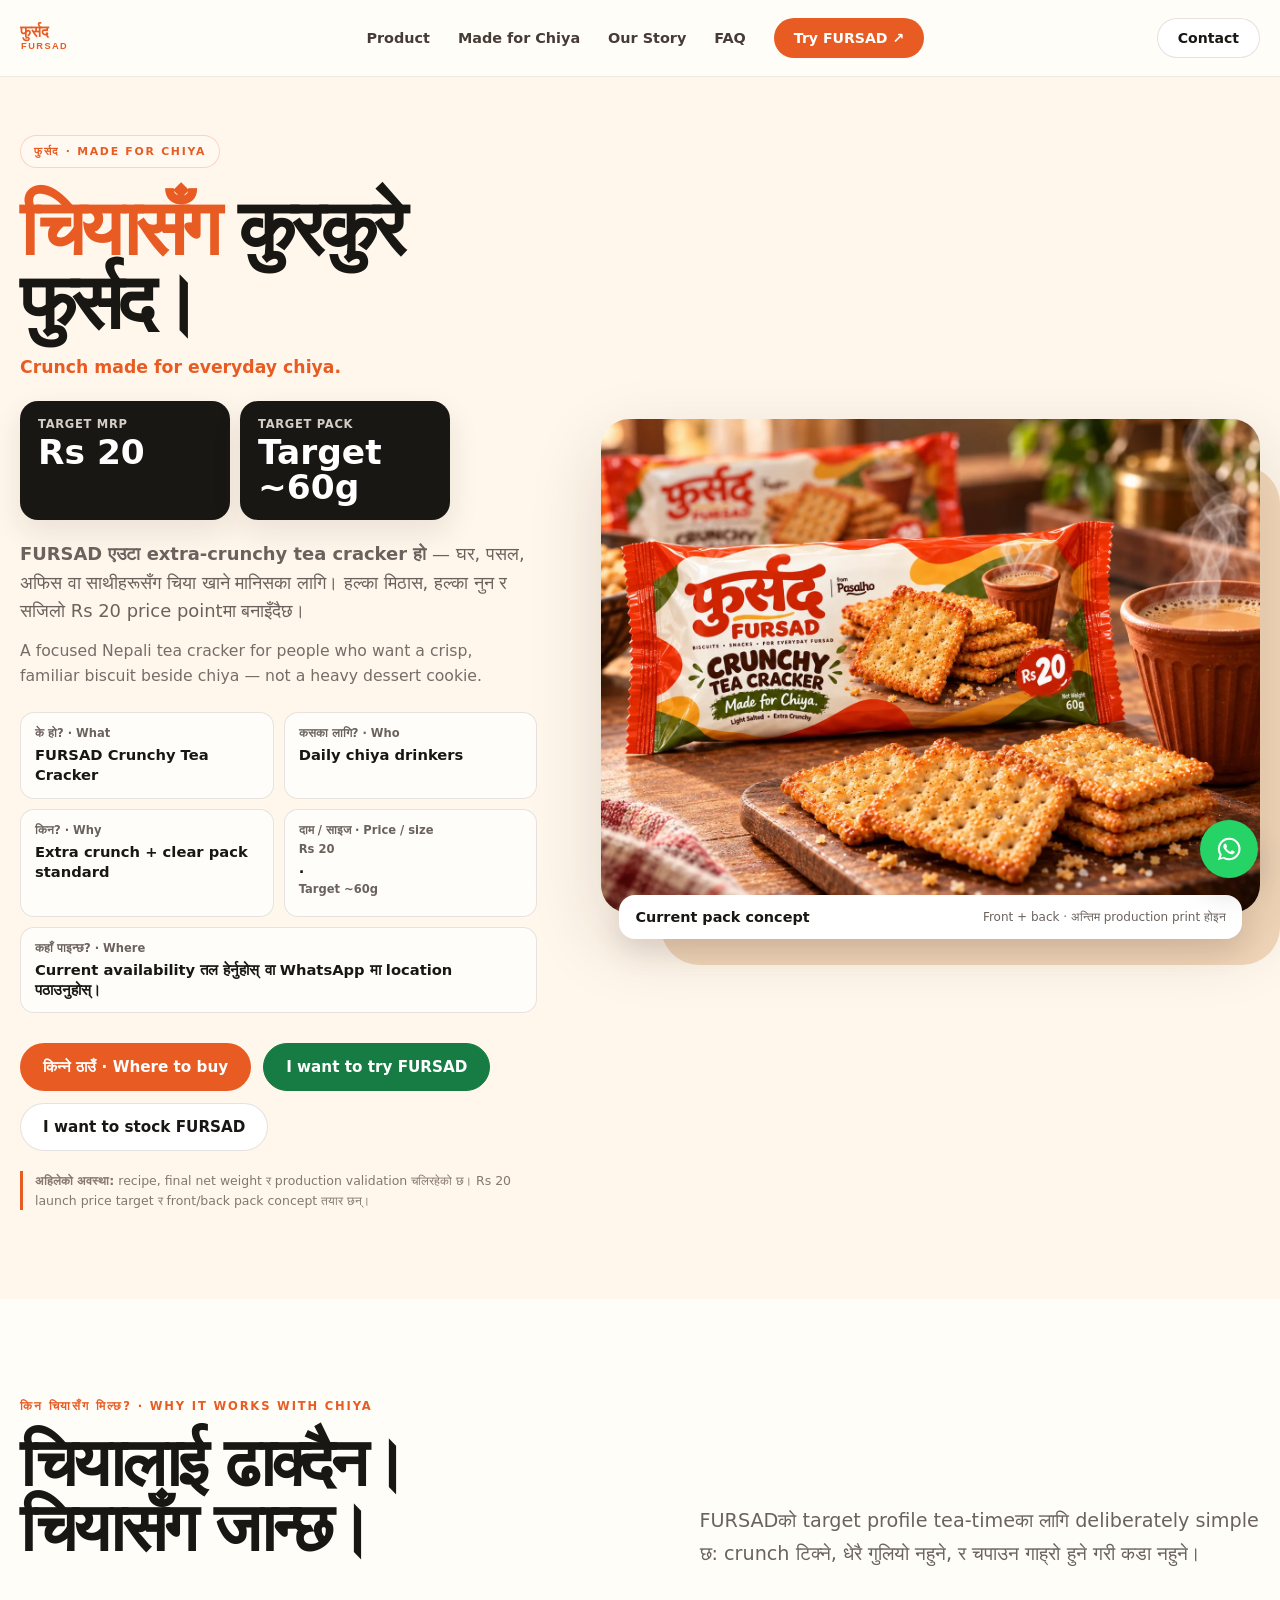
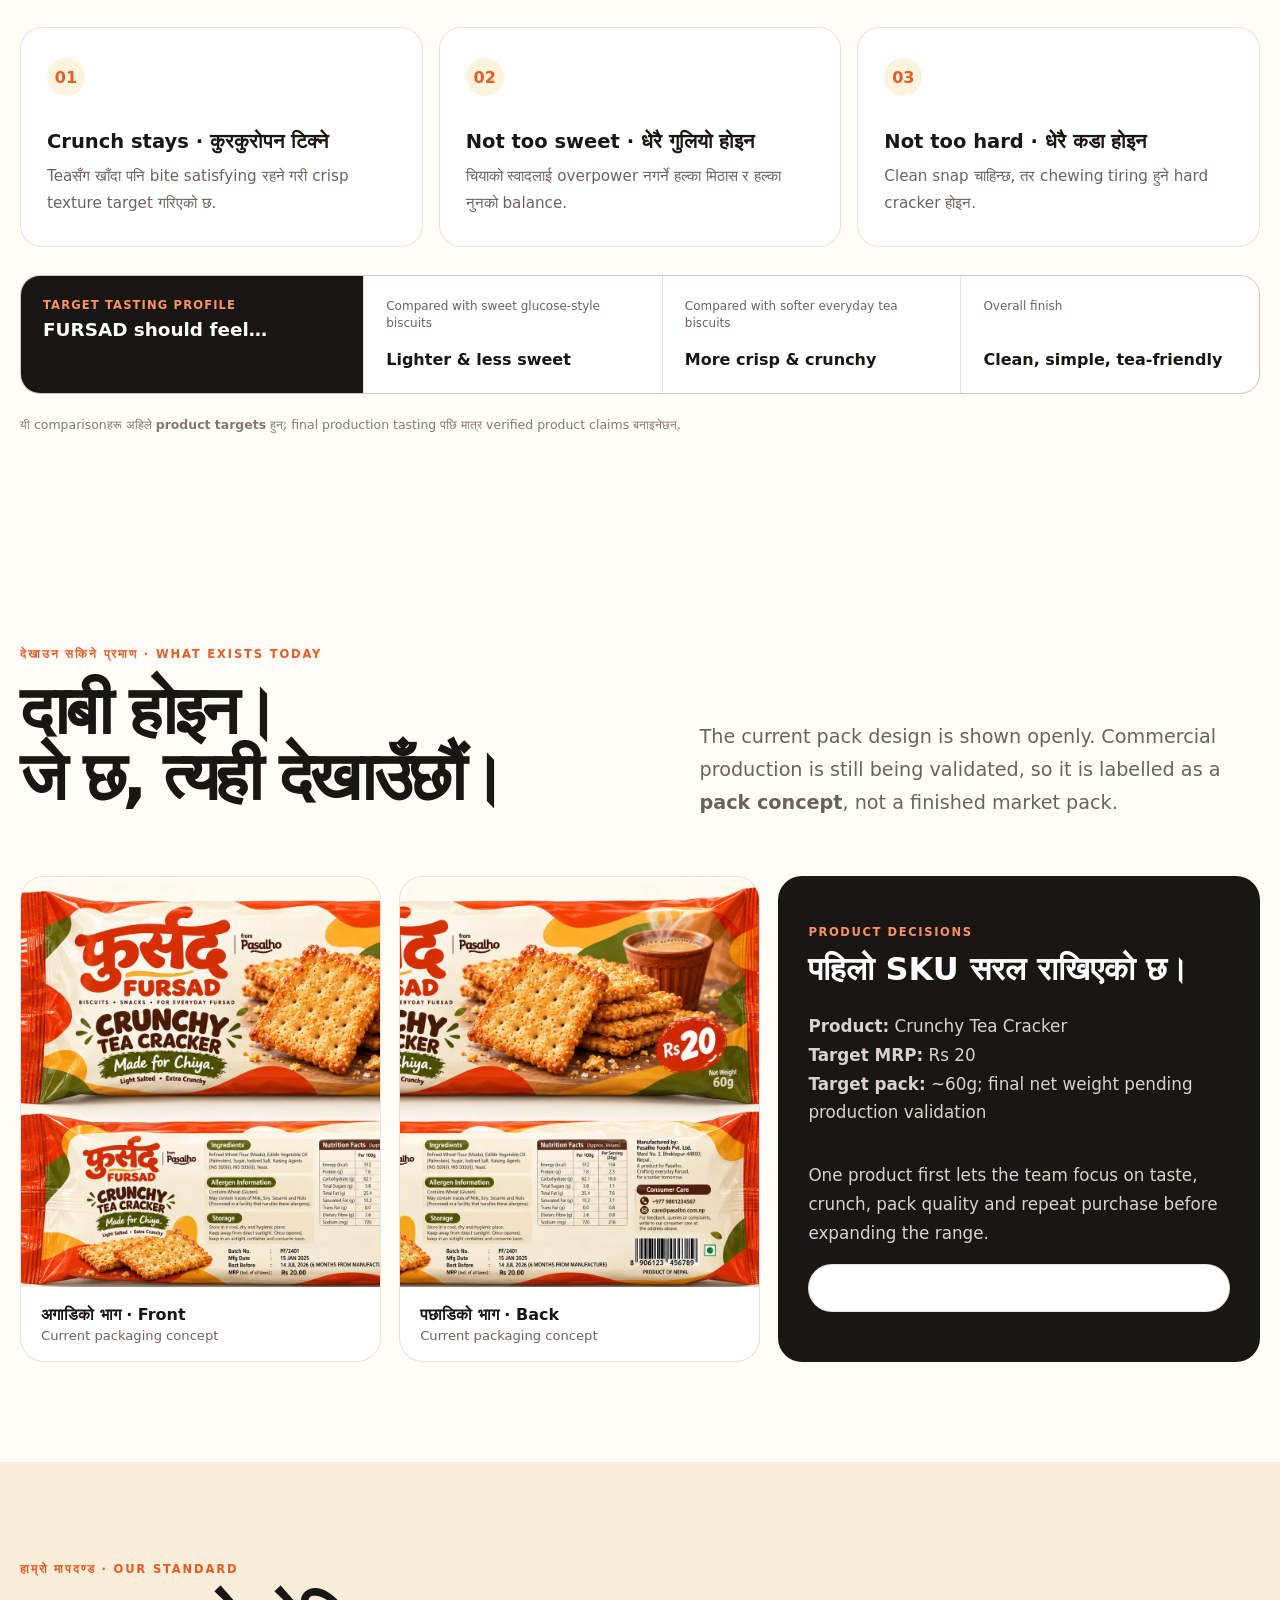
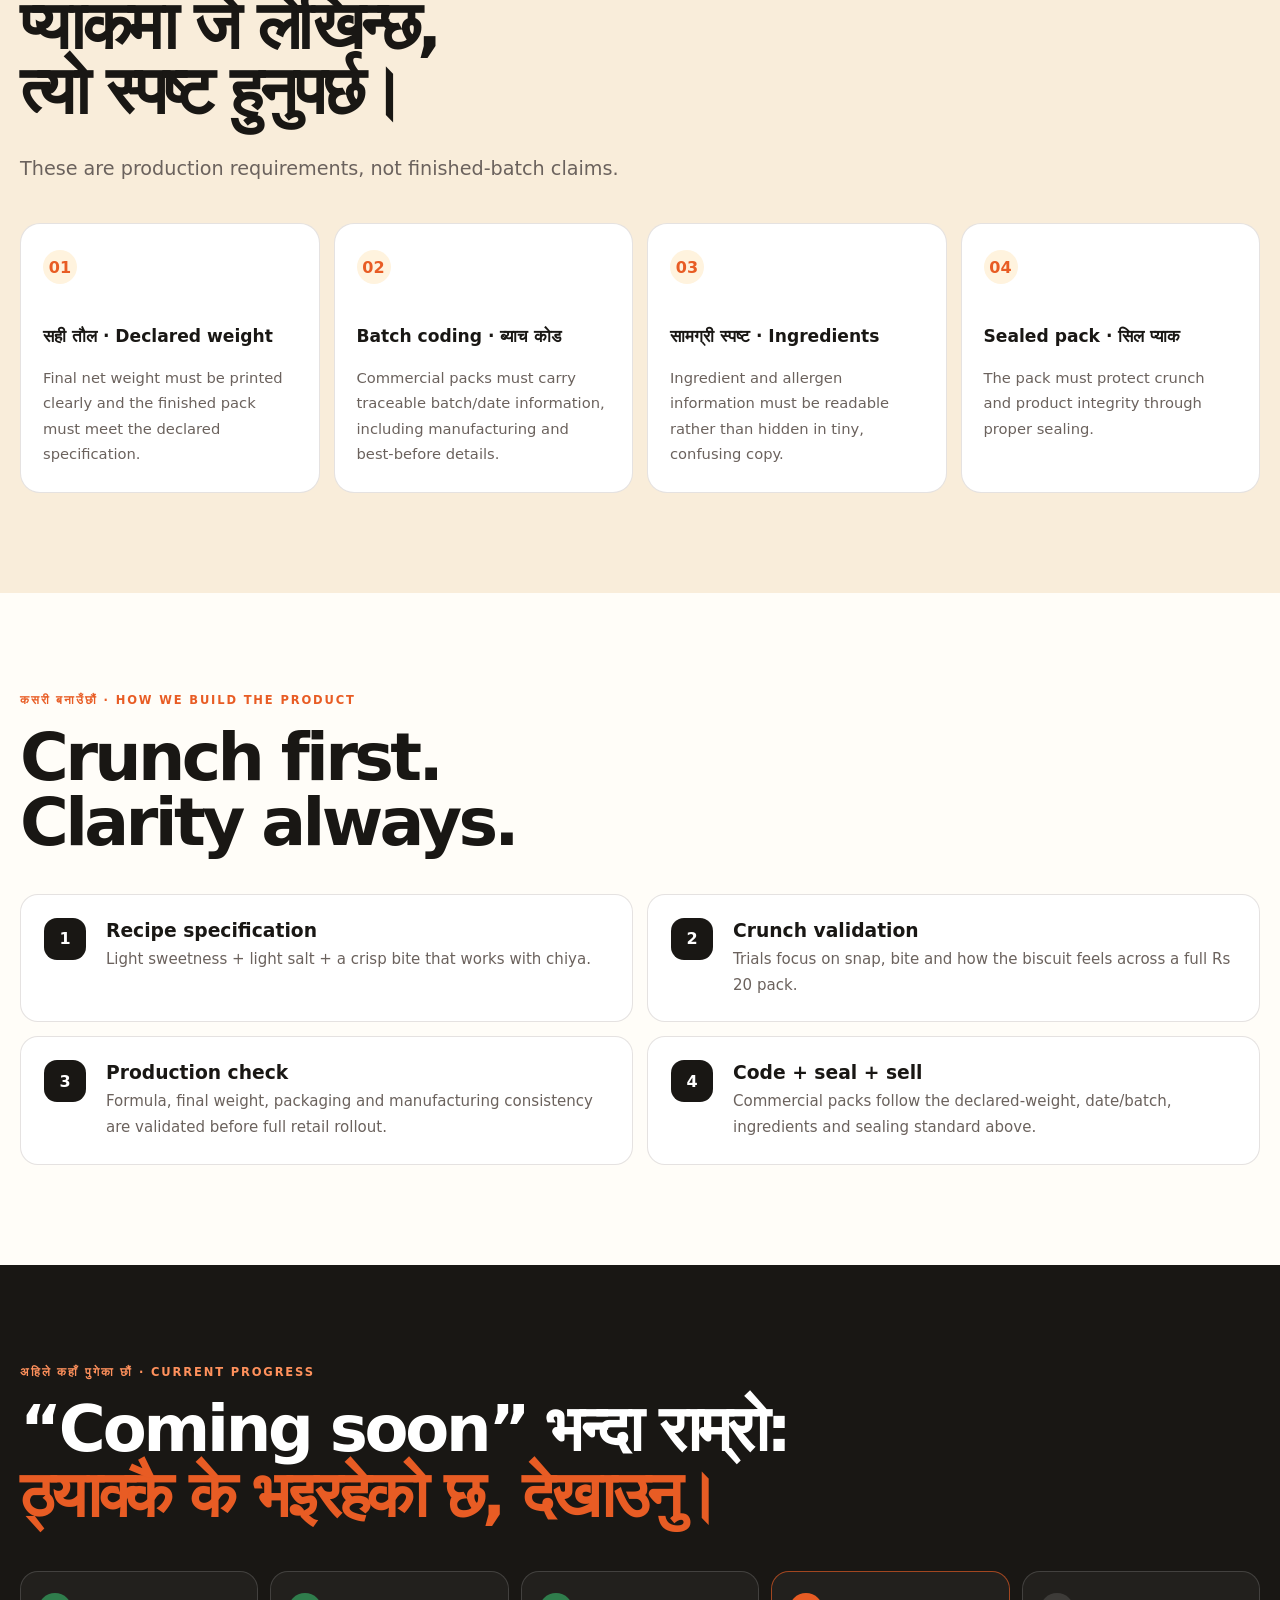
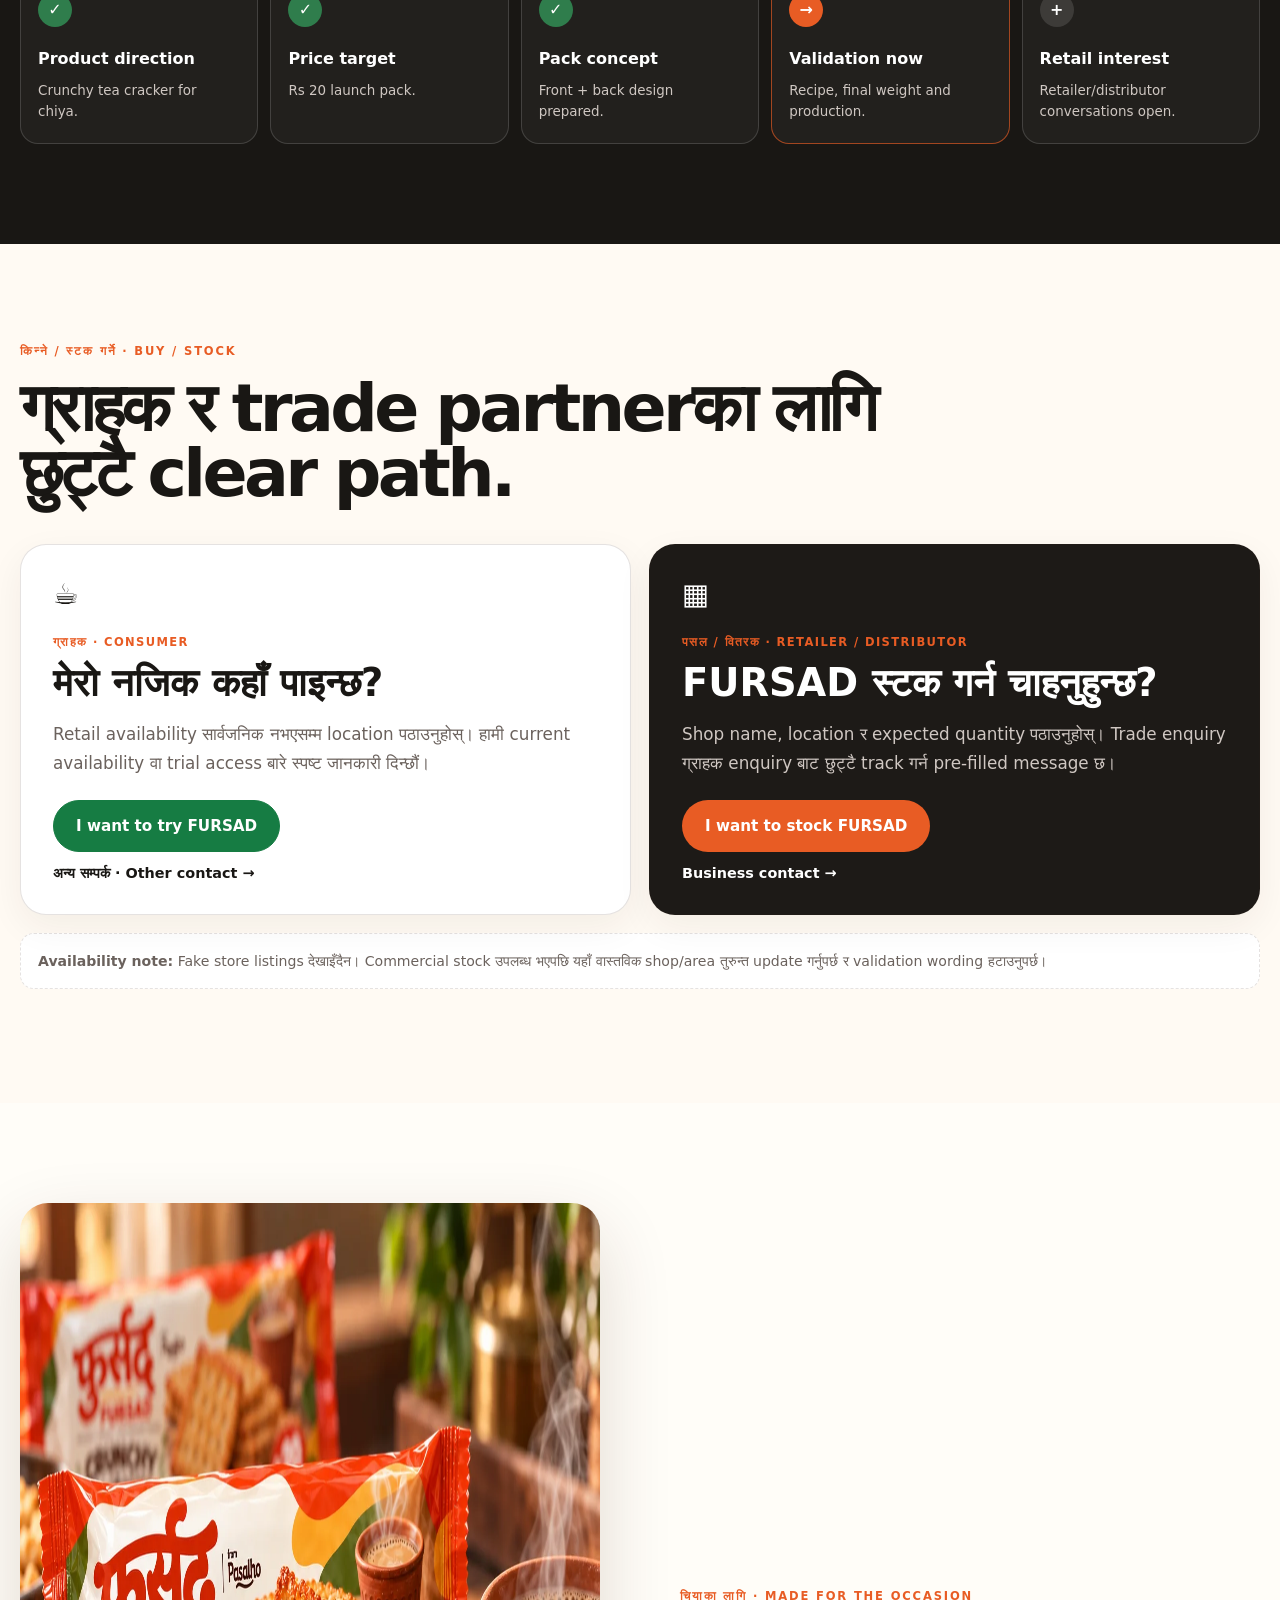
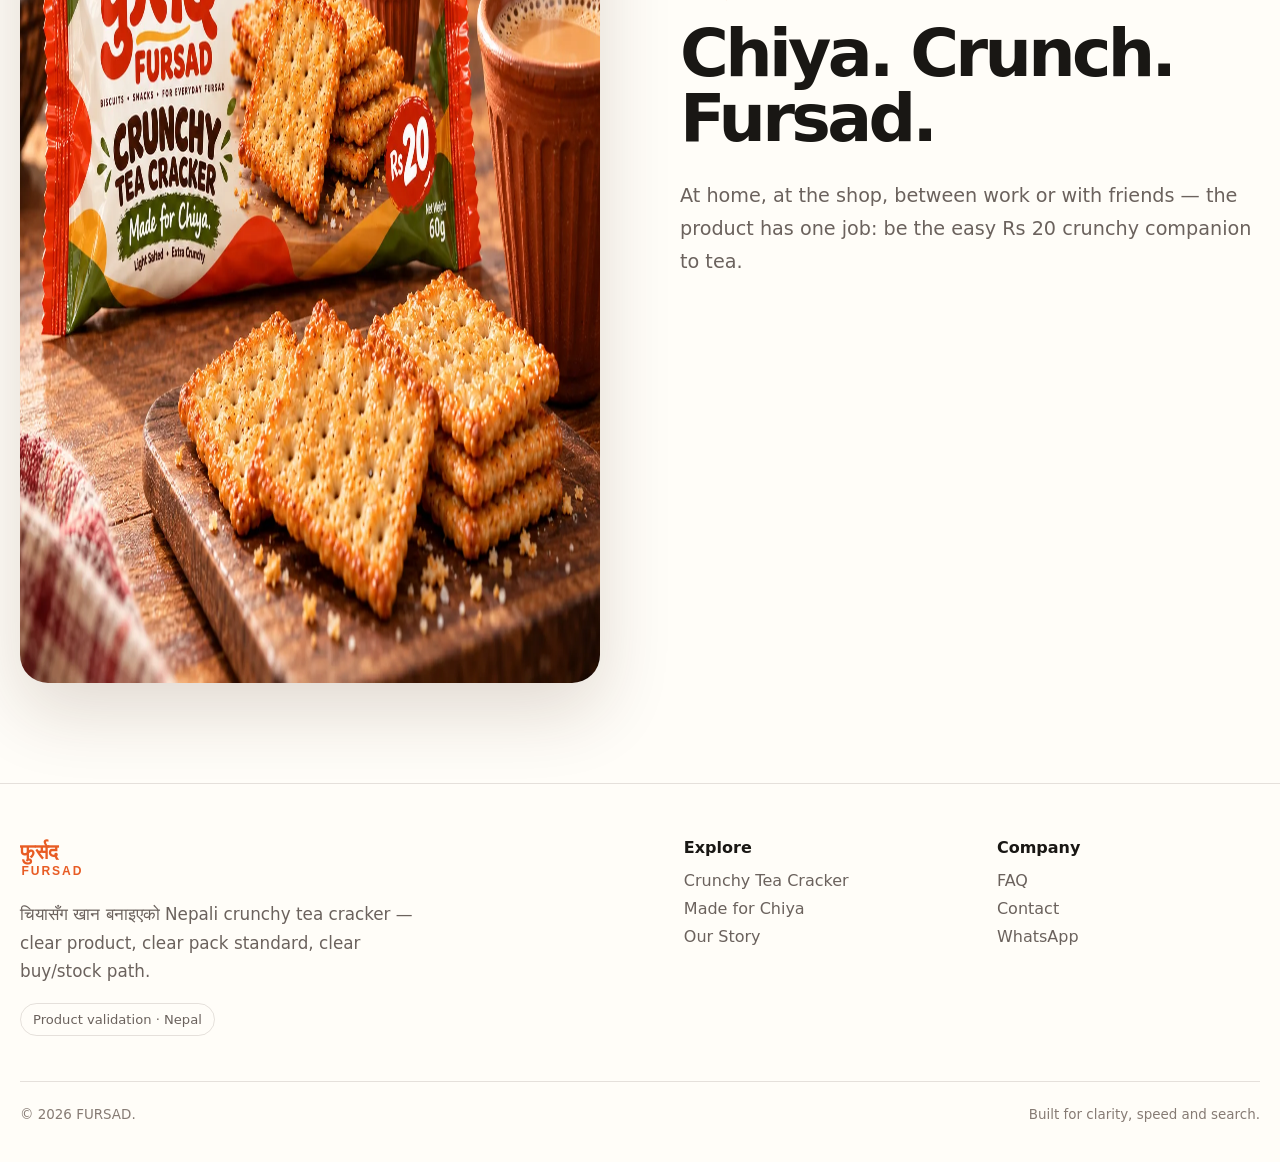
<file: index.html>
<!doctype html><html lang="ne" data-whatsapp=""><head><meta charset="utf-8"><meta name="viewport" content="width=device-width,initial-scale=1"><title>FURSAD | चियासँग खाने कुरकुरे Tea Cracker · Rs 20</title><meta name="description" content="FURSAD (फुर्सद) — चियासँग खान बनाइएको extra-crunchy Nepali tea cracker. Rs 20 target pack, clear standards, current availability and retailer/distributor stock enquiries."><meta name="theme-color" content="#E85C24"><link rel="icon" href="/assets/favicon.svg" type="image/svg+xml"><link rel="manifest" href="/manifest.webmanifest"><link rel="stylesheet" href="/assets/styles.css"><link rel="stylesheet" href="/assets/conversion.css"><link rel="canonical" href="https://fursad-blue.vercel.app/"><meta property="og:type" content="website"><meta property="og:title" content="FURSAD | Made for Chiya — Crunchy Tea Cracker Nepal"><meta property="og:description" content="Meet FURSAD, a Nepali biscuit brand creating an extra-crunchy, lightly salted tea cracker made for chiya. Discover the product, story and upcoming launch."><meta property="og:url" content="https://fursad-blue.vercel.app/"><meta property="og:image" content="https://fursad-blue.vercel.app/assets/og-fursad.webp"><meta name="twitter:card" content="summary_large_image"><meta name="twitter:image" content="https://fursad-blue.vercel.app/assets/og-fursad.webp"><script type="application/ld+json">{"@context": "https://schema.org", "@type": "Organization", "name": "FURSAD", "alternateName": "फुर्सद", "description": "A Nepali biscuit and snack brand being developed around everyday tea-time occasions.", "brand": {"@type": "Brand", "name": "FURSAD"}, "url": "https://fursad-blue.vercel.app/"}</script></head><body><header class="nav"><div class="shell nav-inner"><a class="brand" href="/"><img src="/assets/logo.svg" alt="FURSAD"></a><button class="menu-toggle" type="button" aria-label="Open navigation" aria-expanded="false" aria-controls="primary-navigation"><span></span><span></span><span></span></button><nav class="nav-links" id="primary-navigation" aria-label="Primary"><a href="/crunchy-tea-cracker/">Product</a><a href="/made-for-chiya/">Made for Chiya</a><a href="/our-story/">Our Story</a><a href="/faq/">FAQ</a><a class="mobile-only" href="/contact/">Contact</a><a class="button primary" data-whatsapp data-whatsapp-message="नमस्ते FURSAD, म FURSAD try गर्न चाहन्छु। मेरो location: ____" href="/contact/">Try FURSAD ↗</a></nav><a class="button secondary" href="/contact/" aria-label="Contact FURSAD">Contact</a></div></header><main>
<section class="hero conversion-hero">
  <div class="shell hero-grid">
    <div>
      <div class="eyebrow">फुर्सद · MADE FOR CHIYA</div>
      <h1><span>चियासँग</span> कुरकुरे फुर्सद।</h1>
      <p class="hero-english">Crunch made for everyday chiya.</p>
      <div class="hero-offer" aria-label="FURSAD price and pack size">
        <div><span>Target MRP</span><strong data-product-price>Rs 20</strong></div>
        <div><span>Target pack</span><strong data-product-pack>~60g</strong></div>
      </div>
      <p class="hero-copy"><strong>FURSAD एउटा extra-crunchy tea cracker हो</strong> — घर, पसल, अफिस वा साथीहरूसँग चिया खाने मानिसका लागि। हल्का मिठास, हल्का नुन र सजिलो Rs 20 price pointमा बनाइँदैछ।</p>
      <p class="hero-copy english-copy">A focused Nepali tea cracker for people who want a crisp, familiar biscuit beside chiya — not a heavy dessert cookie.</p>
      <div class="answer-grid">
        <div class="answer-item"><span>के हो? · What</span><strong data-product-name>Crunchy Tea Cracker</strong></div>
        <div class="answer-item"><span>कसका लागि? · Who</span><strong>Daily chiya drinkers</strong></div>
        <div class="answer-item"><span>किन? · Why</span><strong>Extra crunch + clear pack standard</strong></div>
        <div class="answer-item"><span>दाम / साइज · Price / size</span><strong><span data-product-price>Rs 20</span> · <span data-product-pack>Target ~60g</span></strong></div>
        <div class="answer-item answer-wide"><span>कहाँ पाइन्छ? · Where</span><strong>Current availability तल हेर्नुहोस् वा WhatsApp मा location पठाउनुहोस्।</strong></div>
      </div>
      <div class="hero-actions">
        <a class="button primary" href="#buy">किन्ने ठाउँ · Where to buy</a>
        <a class="button whatsapp-button" data-whatsapp data-whatsapp-message="नमस्ते FURSAD, म FURSAD try गर्न चाहन्छु। मेरो location: ____" href="/contact/">I want to try FURSAD</a>
        <a class="button secondary" href="#stock">I want to stock FURSAD</a>
      </div>
      <p class="micro-note status-note"><strong>अहिलेको अवस्था:</strong> recipe, final net weight र production validation चलिरहेको छ। Rs 20 launch price target र front/back pack concept तयार छन्।</p>
    </div>
    <div class="hero-media">
      <img class="hero-image" src="/assets/fursad-packaging.webp" alt="FURSAD current front and back packaging concept" width="1440" height="1080">
      <div class="image-proof-label"><strong>Current pack concept</strong><span>Front + back · अन्तिम production print होइन</span></div>
    </div>
  </div>
</section>

<section class="section chiya-fit" id="why-chiya">
  <div class="shell">
    <div class="section-heading-row">
      <div>
        <div class="eyebrow">किन चियासँग मिल्छ? · WHY IT WORKS WITH CHIYA</div>
        <h2 class="display">चियालाई ढाक्दैन।<br>चियासँग जान्छ।</h2>
      </div>
      <p class="lede">FURSADको target profile tea-timeका लागि deliberately simple छ: crunch टिक्ने, धेरै गुलियो नहुने, र चपाउन गाह्रो हुने गरी कडा नहुने।</p>
    </div>

    <div class="chiya-reasons">
      <article class="chiya-reason">
        <span>01</span>
        <h3>Crunch stays · कुरकुरोपन टिक्ने</h3>
        <p>Teaसँग खाँदा पनि bite satisfying रहने गरी crisp texture target गरिएको छ.</p>
      </article>
      <article class="chiya-reason">
        <span>02</span>
        <h3>Not too sweet · धेरै गुलियो होइन</h3>
        <p>चियाको स्वादलाई overpower नगर्ने हल्का मिठास र हल्का नुनको balance.</p>
      </article>
      <article class="chiya-reason">
        <span>03</span>
        <h3>Not too hard · धेरै कडा होइन</h3>
        <p>Clean snap चाहिन्छ, तर chewing tiring हुने hard cracker होइन.</p>
      </article>
    </div>

    <div class="tasting-strip">
      <div class="tasting-title"><span>Target tasting profile</span><strong>FURSAD should feel…</strong></div>
      <div class="taste-note"><small>Compared with sweet glucose-style biscuits</small><strong>Lighter & less sweet</strong></div>
      <div class="taste-note"><small>Compared with softer everyday tea biscuits</small><strong>More crisp & crunchy</strong></div>
      <div class="taste-note"><small>Overall finish</small><strong>Clean, simple, tea-friendly</strong></div>
    </div>
    <p class="micro-note">यी comparisonहरू अहिले <strong>product targets</strong> हुन्; final production tasting पछि मात्र verified product claims बनाइनेछन्.</p>
  </div>
</section>

<section class="section" id="proof">
  <div class="shell">
    <div class="section-heading-row">
      <div><div class="eyebrow">देखाउन सकिने प्रमाण · WHAT EXISTS TODAY</div><h2 class="display">दाबी होइन।<br>जे छ, त्यही देखाउँछौं।</h2></div>
      <p class="lede">The current pack design is shown openly. Commercial production is still being validated, so it is labelled as a <strong>pack concept</strong>, not a finished market pack.</p>
    </div>
    <div class="pack-proof-grid">
      <figure class="pack-shot"><div class="pack-window"><img class="pack-crop pack-front" src="/assets/fursad-packaging.webp" alt="Front view of FURSAD pack concept"></div><figcaption><strong>अगाडिको भाग · Front</strong><span>Current packaging concept</span></figcaption></figure>
      <figure class="pack-shot"><div class="pack-window"><img class="pack-crop pack-back" src="/assets/fursad-packaging.webp" alt="Back view of FURSAD pack concept"></div><figcaption><strong>पछाडिको भाग · Back</strong><span>Current packaging concept</span></figcaption></figure>
      <div class="proof-copy-card"><span class="proof-kicker">PRODUCT DECISIONS</span><h3>पहिलो SKU सरल राखिएको छ।</h3><p><strong>Product:</strong> Crunchy Tea Cracker<br><strong>Target MRP:</strong> Rs 20<br><strong>Target pack:</strong> ~60g; final net weight pending production validation</p><p>One product first lets the team focus on taste, crunch, pack quality and repeat purchase before expanding the range.</p><a class="button secondary" href="/crunchy-tea-cracker/">उत्पादन विवरण · Product details</a></div>
    </div>
  </div>
</section>

<section class="section soft" id="standard">
  <div class="shell">
    <div class="eyebrow">हाम्रो मापदण्ड · OUR STANDARD</div>
    <h2 class="display">प्याकमा जे लेखिन्छ,<br>त्यो स्पष्ट हुनुपर्छ।</h2>
    <p class="lede">These are production requirements, not finished-batch claims.</p>
    <div class="quality-grid">
      <article class="quality-item"><span>01</span><h3>सही तौल · Declared weight</h3><p>Final net weight must be printed clearly and the finished pack must meet the declared specification.</p></article>
      <article class="quality-item"><span>02</span><h3>Batch coding · ब्याच कोड</h3><p>Commercial packs must carry traceable batch/date information, including manufacturing and best-before details.</p></article>
      <article class="quality-item"><span>03</span><h3>सामग्री स्पष्ट · Ingredients</h3><p>Ingredient and allergen information must be readable rather than hidden in tiny, confusing copy.</p></article>
      <article class="quality-item"><span>04</span><h3>Sealed pack · सिल प्याक</h3><p>The pack must protect crunch and product integrity through proper sealing.</p></article>
    </div>
  </div>
</section>

<section class="section">
  <div class="shell">
    <div class="eyebrow">कसरी बनाउँछौं · HOW WE BUILD THE PRODUCT</div>
    <h2 class="display">Crunch first.<br>Clarity always.</h2>
    <div class="standard-steps">
      <article><span>1</span><div><h3>Recipe specification</h3><p>Light sweetness + light salt + a crisp bite that works with chiya.</p></div></article>
      <article><span>2</span><div><h3>Crunch validation</h3><p>Trials focus on snap, bite and how the biscuit feels across a full Rs 20 pack.</p></div></article>
      <article><span>3</span><div><h3>Production check</h3><p>Formula, final weight, packaging and manufacturing consistency are validated before full retail rollout.</p></div></article>
      <article><span>4</span><div><h3>Code + seal + sell</h3><p>Commercial packs follow the declared-weight, date/batch, ingredients and sealing standard above.</p></div></article>
    </div>
  </div>
</section>

<section class="section dark">
  <div class="shell">
    <div class="eyebrow">अहिले कहाँ पुगेका छौं · CURRENT PROGRESS</div>
    <div class="quote">“Coming soon” भन्दा राम्रो: <span class="orange">ठ्याक्कै के भइरहेको छ, देखाउनु।</span></div>
    <div class="status-grid">
      <div class="status-card done"><span>✓</span><strong>Product direction</strong><p>Crunchy tea cracker for chiya.</p></div>
      <div class="status-card done"><span>✓</span><strong>Price target</strong><p>Rs 20 launch pack.</p></div>
      <div class="status-card done"><span>✓</span><strong>Pack concept</strong><p>Front + back design prepared.</p></div>
      <div class="status-card active"><span>→</span><strong>Validation now</strong><p>Recipe, final weight and production.</p></div>
      <div class="status-card"><span>+</span><strong>Retail interest</strong><p>Retailer/distributor conversations open.</p></div>
    </div>
  </div>
</section>

<section class="section buy-section" id="buy">
  <div class="shell">
    <div class="eyebrow">किन्ने / स्टक गर्ने · BUY / STOCK</div>
    <h2 class="display">ग्राहक र trade partnerका लागि<br>छुट्टै clear path.</h2>
    <div class="buy-grid">
      <article class="path-card">
        <div class="path-icon">☕</div><span class="path-label">ग्राहक · CONSUMER</span>
        <h3>मेरो नजिक कहाँ पाइन्छ?</h3>
        <p>Retail availability सार्वजनिक नभएसम्म location पठाउनुहोस्। हामी current availability वा trial access बारे स्पष्ट जानकारी दिन्छौं।</p>
        <div class="path-actions"><a class="button primary whatsapp-button" data-whatsapp data-whatsapp-message="नमस्ते FURSAD, म FURSAD try गर्न चाहन्छु। मेरो location: ____" href="/contact/">I want to try FURSAD</a><a class="text-link" href="/contact/">अन्य सम्पर्क · Other contact →</a></div>
      </article>
      <article class="path-card retailer-path" id="stock">
        <div class="path-icon">▦</div><span class="path-label">पसल / वितरक · RETAILER / DISTRIBUTOR</span>
        <h3>FURSAD स्टक गर्न चाहनुहुन्छ?</h3>
        <p>Shop name, location र expected quantity पठाउनुहोस्। Trade enquiry ग्राहक enquiry बाट छुट्टै track गर्न pre-filled message छ।</p>
        <div class="path-actions"><a class="button primary" data-whatsapp data-whatsapp-message="नमस्ते FURSAD, म FURSAD stock गर्न चाहन्छु। Business/Shop name: ____ | Location: ____ | Retailer/Distributor: ____ | Expected quantity: ____" href="/contact/">I want to stock FURSAD</a><a class="text-link" href="/contact/">Business contact →</a></div>
      </article>
    </div>
    <p class="availability-note"><strong>Availability note:</strong> Fake store listings देखाइँदैन। Commercial stock उपलब्ध भएपछि यहाँ वास्तविक shop/area तुरुन्त update गर्नुपर्छ र validation wording हटाउनुपर्छ।</p>
  </div>
</section>

<section class="section">
  <div class="shell two-col">
    <div><img class="rounded-proof-image" src="/assets/fursad-hero.webp" alt="FURSAD tea cracker with Nepali chiya" width="1440" height="1080"></div>
    <div><div class="eyebrow">चियाका लागि · MADE FOR THE OCCASION</div><h2 class="display">Chiya. Crunch. Fursad.</h2><p class="lede">At home, at the shop, between work or with friends — the product has one job: be the easy Rs 20 crunchy companion to tea.</p></div>
  </div>
</section>

<div id="managed-content"></div>
</main><footer class="footer"><div class="shell"><div class="footer-grid"><div><img src="/assets/logo.svg" alt="FURSAD" style="width:150px"><p style="max-width:420px">चियासँग खान बनाइएको Nepali crunchy tea cracker — clear product, clear pack standard, clear buy/stock path.</p><span class="pill">Product validation · Nepal</span></div><div><h4>Explore</h4><a href="/crunchy-tea-cracker/">Crunchy Tea Cracker</a><a href="/made-for-chiya/">Made for Chiya</a><a href="/our-story/">Our Story</a></div><div><h4>Company</h4><a href="/faq/">FAQ</a><a href="/contact/">Contact</a><a data-whatsapp href="/contact/">WhatsApp</a></div></div><div class="footer-bottom"><span>© 2026 FURSAD.</span><span>Built for clarity, speed and search.</span></div></div></footer><a class="whatsapp" data-whatsapp href="/contact/" aria-label="Talk to FURSAD on WhatsApp"><svg viewBox="0 0 32 32" fill="none" aria-hidden="true"><path fill="currentColor" d="M16.04 3.2A12.75 12.75 0 0 0 5.24 22.72L3.2 28.8l6.28-2.01A12.8 12.8 0 1 0 16.04 3.2Zm0 23.27a10.52 10.52 0 0 1-5.36-1.47l-.38-.23-3.73 1.19 1.22-3.63-.25-.39A10.54 10.54 0 1 1 16.04 26.47Zm5.78-7.89c-.32-.16-1.88-.93-2.17-1.03-.29-.11-.5-.16-.71.16-.21.32-.82 1.03-1 1.24-.18.21-.37.24-.69.08-.32-.16-1.35-.5-2.57-1.59-.95-.85-1.59-1.89-1.78-2.21-.18-.32-.02-.49.14-.65.14-.14.32-.37.48-.56.16-.18.21-.32.32-.53.11-.21.05-.4-.03-.56-.08-.16-.71-1.72-.98-2.36-.26-.62-.52-.54-.71-.55h-.61c-.21 0-.56.08-.85.4-.29.32-1.11 1.08-1.11 2.64s1.14 3.06 1.3 3.27c.16.21 2.24 3.42 5.42 4.8.76.33 1.35.52 1.81.67.76.24 1.45.21 2 .13.61-.09 1.88-.77 2.14-1.51.26-.74.26-1.38.18-1.51-.08-.13-.29-.21-.61-.37Z"/></svg></a><script src="/assets/site-config.js"></script><script src="/assets/script.js" defer></script><script src="/assets/content.js" defer></script><div class="mobile-conversion-bar"><a data-whatsapp data-whatsapp-message="नमस्ते FURSAD, म FURSAD try गर्न चाहन्छु। मेरो location: ____" href="/contact/">Try FURSAD</a><a data-whatsapp data-whatsapp-message="नमस्ते FURSAD, म FURSAD stock गर्न चाहन्छु। Business/Shop name: ____ | Location: ____ | Retailer/Distributor: ____ | Expected quantity: ____" href="/contact/">Stock FURSAD</a></div></body></html>
</file>
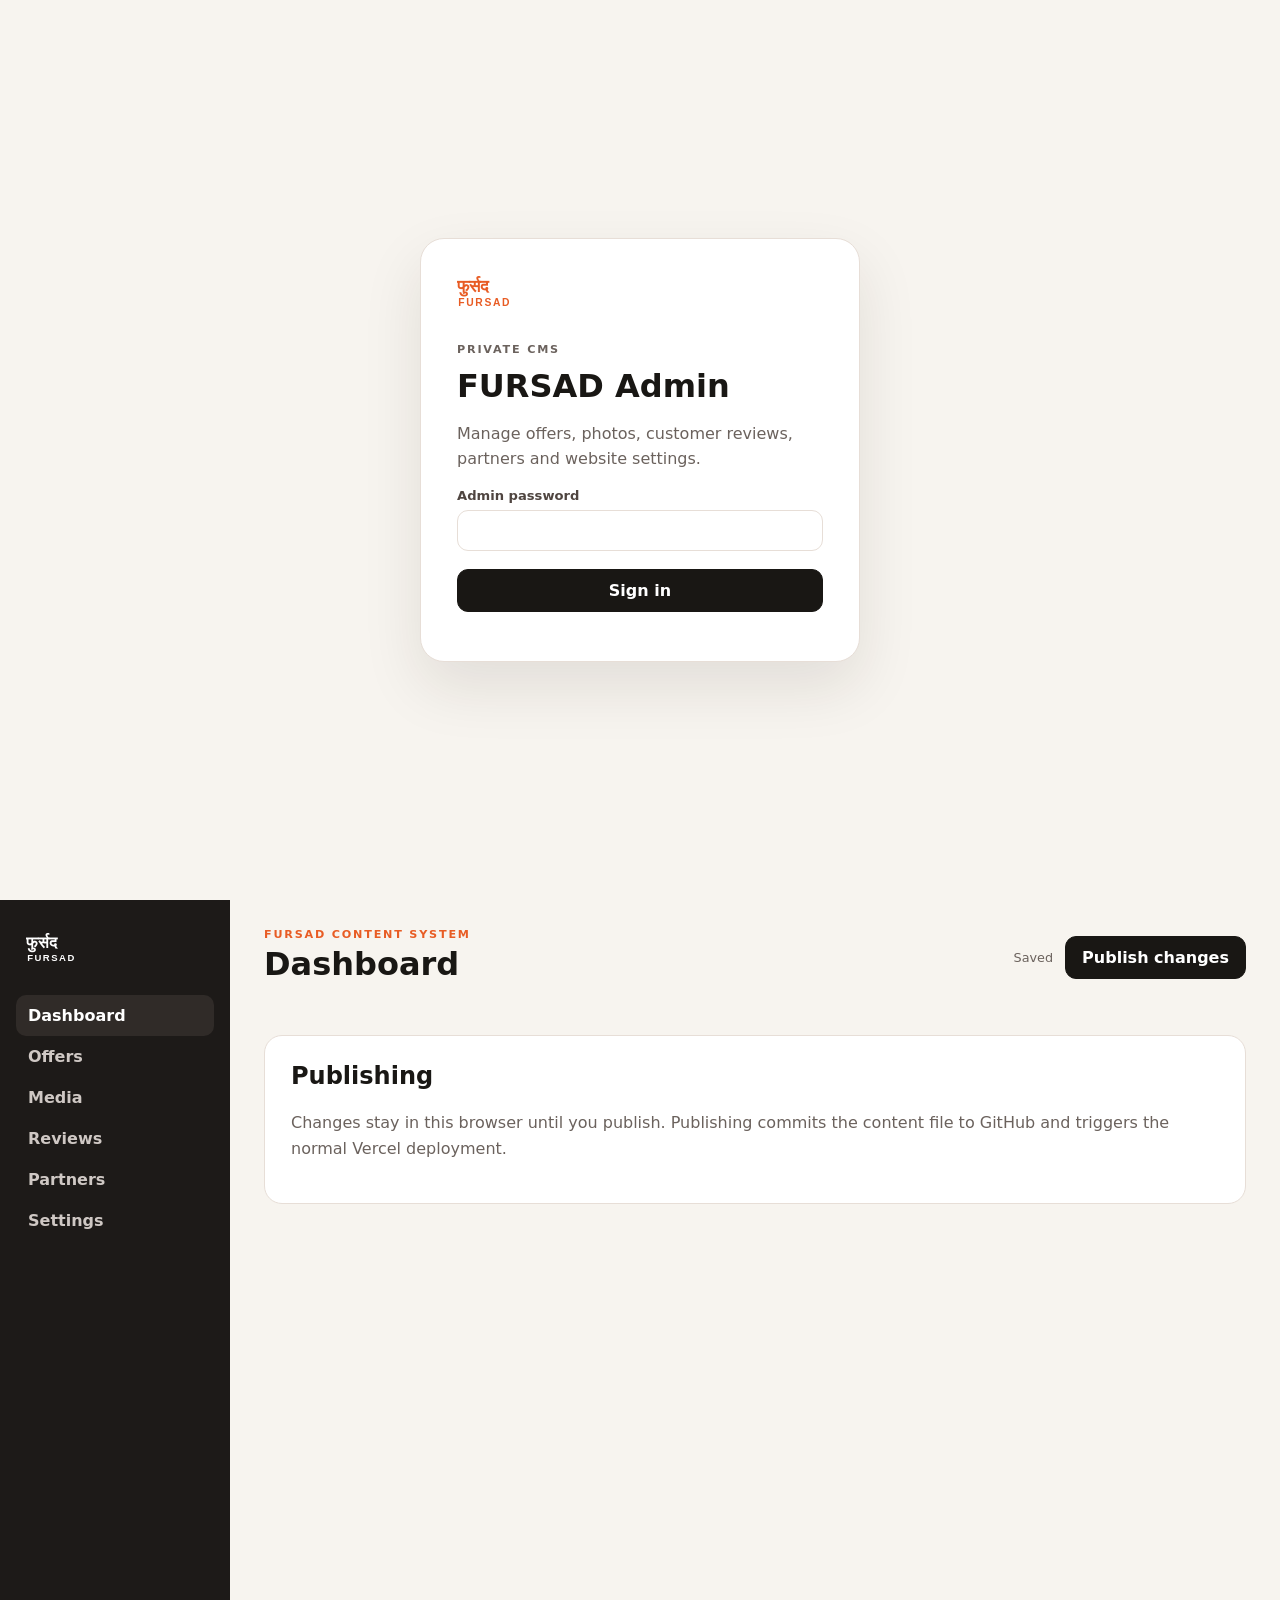
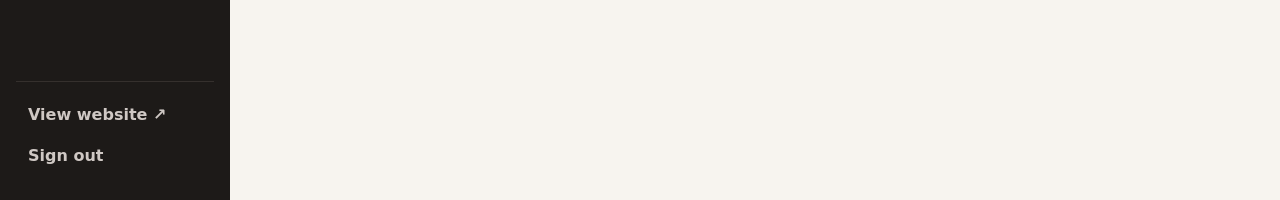
<file: admin/index.html>
<!doctype html>
<html lang="en">
<head>
<meta charset="utf-8">
<meta name="viewport" content="width=device-width,initial-scale=1">
<meta name="robots" content="noindex,nofollow">
<title>FURSAD Admin</title>
<link rel="icon" href="/assets/favicon.svg" type="image/svg+xml">
<link rel="stylesheet" href="/admin/admin.css">
</head>
<body>
<div class="login-shell" id="loginShell">
  <form class="login-card" id="loginForm">
    <img src="/assets/logo.svg" alt="FURSAD">
    <p class="eyebrow">PRIVATE CMS</p>
    <h1>FURSAD Admin</h1>
    <p>Manage offers, photos, customer reviews, partners and website settings.</p>
    <label>Admin password<input id="password" type="password" autocomplete="current-password" required></label>
    <button class="btn primary" type="submit">Sign in</button>
    <p class="status" id="loginStatus"></p>
  </form>
</div>
<div class="admin-shell" id="adminShell" hidden>
  <aside class="sidebar">
    <a class="admin-brand" href="/" target="_blank" rel="noopener"><img src="/assets/logo.svg" alt="FURSAD"></a>
    <button class="nav-item active" data-view="dashboard">Dashboard</button>
    <button class="nav-item" data-view="offers">Offers</button>
    <button class="nav-item" data-view="media">Media</button>
    <button class="nav-item" data-view="reviews">Reviews</button>
    <button class="nav-item" data-view="partners">Partners</button>
    <button class="nav-item" data-view="settings">Settings</button>
    <div class="sidebar-bottom"><a class="nav-link" href="/" target="_blank" rel="noopener">View website ↗</a><button class="nav-item" id="logoutBtn">Sign out</button></div>
  </aside>
  <main class="workspace">
    <header class="topbar">
      <div><p class="eyebrow">FURSAD CONTENT SYSTEM</p><h1 id="viewTitle">Dashboard</h1></div>
      <div class="top-actions"><span class="save-state" id="saveState">Saved</span><button class="btn primary" id="publishBtn">Publish changes</button></div>
    </header>
    <section class="view active" data-panel="dashboard"><div class="stats" id="stats"></div><div class="panel"><h2>Publishing</h2><p>Changes stay in this browser until you publish. Publishing commits the content file to GitHub and triggers the normal Vercel deployment.</p></div></section>
    <section class="view" data-panel="offers"><div class="section-head"><div><h2>Offers</h2><p>Create temporary promotions and campaigns.</p></div><button class="btn" data-add="offers">+ Add offer</button></div><div class="editor-list" id="offersList"></div></section>
    <section class="view" data-panel="media"><div class="section-head"><div><h2>Media library</h2><p>Upload product and campaign media.</p></div></div><div class="upload-card"><input id="mediaFile" type="file" accept="image/png,image/jpeg,image/webp,image/gif,video/mp4"><button class="btn" id="uploadBtn">Upload file</button><span class="status" id="uploadStatus">Max 3 MB.</span></div><div class="media-grid" id="mediaList"></div></section>
    <section class="view" data-panel="reviews"><div class="section-head"><div><h2>Customer reviews</h2><p>Only approved reviews appear publicly.</p></div><button class="btn" data-add="reviews">+ Add review</button></div><div class="editor-list" id="reviewsList"></div></section>
    <section class="view" data-panel="partners"><div class="section-head"><div><h2>Partners</h2><p>Add retail, distribution or campaign partners.</p></div><button class="btn" data-add="partners">+ Add partner</button></div><div class="editor-list" id="partnersList"></div></section>
    <section class="view" data-panel="settings"><div class="panel form-grid">
      <label>WhatsApp number<input data-setting="whatsappNumber" placeholder="97798XXXXXXXX"></label>
      <label>Business email<input data-setting="businessEmail" type="email" placeholder="hello@example.com"></label>
      <label>Product name<input data-setting="productName"></label>
      <label>MRP<input data-setting="mrp" placeholder="Rs 20"></label>
      <label>Pack size<input data-setting="packSize" placeholder="Target ~60g"></label>
      <label>Hero image path<input data-setting="heroImage"></label>
      <label>Packaging image path<input data-setting="packagingImage"></label>
    </div></section>
  </main>
</div>
<script src="/admin/admin.js"></script>
</body>
</html>
</file>
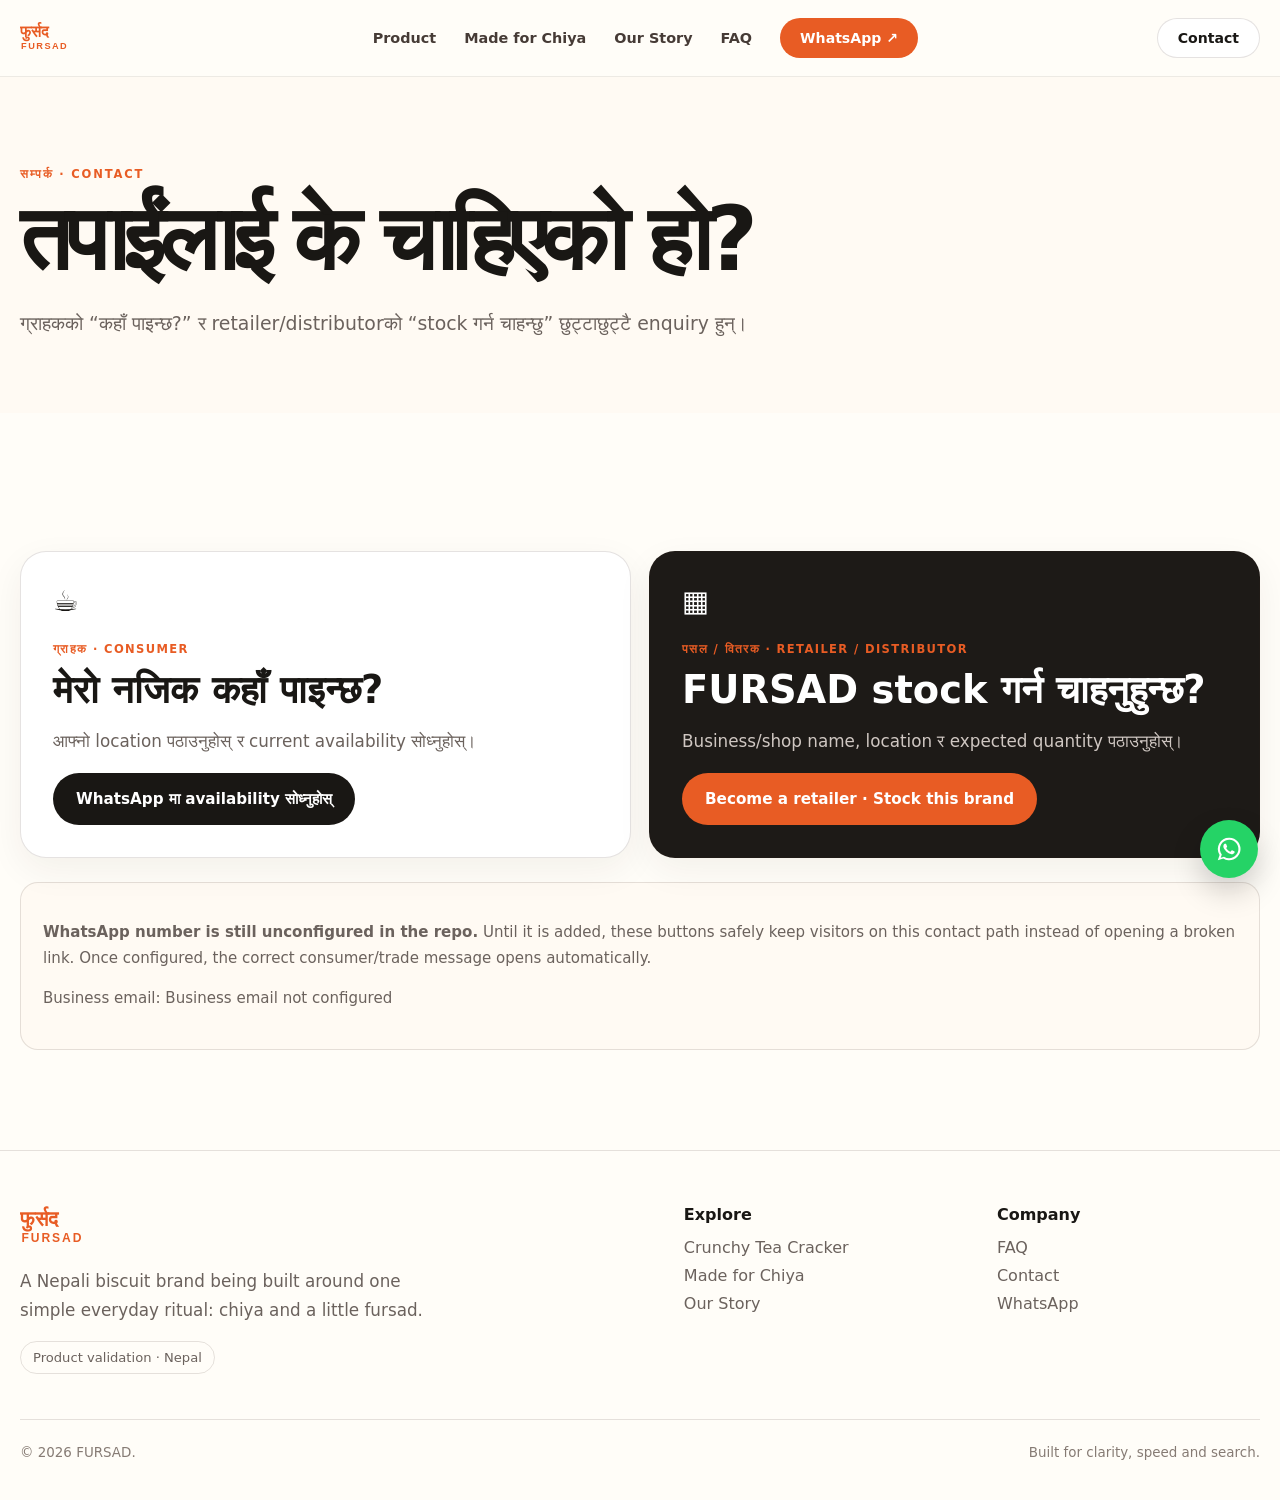
<file: contact/index.html>
<!doctype html><html lang="ne" data-whatsapp=""><head><meta charset="utf-8"><meta name="viewport" content="width=device-width,initial-scale=1"><title>Contact FURSAD | Nepal</title><meta name="description" content="Contact FURSAD about the upcoming Crunchy Tea Cracker, retail interest, distribution or product information."><meta name="theme-color" content="#E85C24"><link rel="icon" href="/assets/favicon.svg" type="image/svg+xml"><link rel="manifest" href="/manifest.webmanifest"><link rel="stylesheet" href="/assets/styles.css"><link rel="stylesheet" href="/assets/conversion.css"><link rel="canonical" href="https://fursad-blue.vercel.app/contact/"><meta property="og:type" content="website"><meta property="og:title" content="Contact FURSAD | Nepal"><meta property="og:description" content="Contact FURSAD about the upcoming Crunchy Tea Cracker, retail interest, distribution or product information."><meta property="og:url" content="https://fursad-blue.vercel.app/contact/"><meta property="og:image" content="https://fursad-blue.vercel.app/assets/og-fursad.webp"><meta name="twitter:card" content="summary_large_image"><meta name="twitter:image" content="https://fursad-blue.vercel.app/assets/og-fursad.webp"></head><body><header class="nav"><div class="shell nav-inner"><a class="brand" href="/"><img src="/assets/logo.svg" alt="FURSAD"></a><button class="menu-toggle" type="button" aria-label="Open navigation" aria-expanded="false" aria-controls="primary-navigation"><span></span><span></span><span></span></button><nav class="nav-links" id="primary-navigation" aria-label="Primary"><a href="/crunchy-tea-cracker/">Product</a><a href="/made-for-chiya/">Made for Chiya</a><a href="/our-story/">Our Story</a><a href="/faq/">FAQ</a><a class="mobile-only" href="/contact/">Contact</a><a class="button primary" data-whatsapp href="/contact/">WhatsApp ↗</a></nav><a class="button secondary" href="/contact/" aria-label="Contact FURSAD">Contact</a></div></header><main>
<section class="page-hero"><div class="shell"><div class="eyebrow">सम्पर्क · CONTACT</div><h1>तपाईंलाई के चाहिएको हो?</h1><p>ग्राहकको “कहाँ पाइन्छ?” र retailer/distributorको “stock गर्न चाहन्छु” छुट्टाछुट्टै enquiry हुन्।</p></div></section>
<section class="section"><div class="shell">
  <div class="buy-grid">
    <article class="path-card"><div class="path-icon">☕</div><span class="path-label">ग्राहक · CONSUMER</span><h2>मेरो नजिक कहाँ पाइन्छ?</h2><p>आफ्नो location पठाउनुहोस् र current availability सोध्नुहोस्।</p><a class="button primary" data-whatsapp data-whatsapp-message="नमस्ते FURSAD, FURSAD Crunchy Tea Cracker मेरो नजिक कहाँ पाइन्छ? मेरो location: ____" href="/contact/">WhatsApp मा availability सोध्नुहोस्</a></article>
    <article class="path-card retailer-path"><div class="path-icon">▦</div><span class="path-label">पसल / वितरक · RETAILER / DISTRIBUTOR</span><h2>FURSAD stock गर्न चाहनुहुन्छ?</h2><p>Business/shop name, location र expected quantity पठाउनुहोस्।</p><a class="button primary" data-whatsapp data-whatsapp-message="नमस्ते FURSAD, म FURSAD stock गर्न चाहन्छु। Business/Shop name: ____ | Location: ____ | Retailer/Distributor: ____ | Expected quantity: ____" href="/contact/">Become a retailer · Stock this brand</a></article>
  </div>
  <div class="contact-secondary"><p><strong>WhatsApp number is still unconfigured in the repo.</strong> Until it is added, these buttons safely keep visitors on this contact path instead of opening a broken link. Once configured, the correct consumer/trade message opens automatically.</p><p>Business email: <a data-business-email>Not configured</a></p></div>
</div></section>
</main><footer class="footer"><div class="shell"><div class="footer-grid"><div><img src="/assets/logo.svg" alt="FURSAD" style="width:150px"><p style="max-width:420px">A Nepali biscuit brand being built around one simple everyday ritual: chiya and a little fursad.</p><span class="pill">Product validation · Nepal</span></div><div><h4>Explore</h4><a href="/crunchy-tea-cracker/">Crunchy Tea Cracker</a><a href="/made-for-chiya/">Made for Chiya</a><a href="/our-story/">Our Story</a></div><div><h4>Company</h4><a href="/faq/">FAQ</a><a href="/contact/">Contact</a><a data-whatsapp href="/contact/">WhatsApp</a></div></div><div class="footer-bottom"><span>© 2026 FURSAD.</span><span>Built for clarity, speed and search.</span></div></div></footer><a class="whatsapp" data-whatsapp href="/contact/" aria-label="Talk to FURSAD on WhatsApp"><svg viewBox="0 0 32 32" fill="none" aria-hidden="true"><path fill="currentColor" d="M16.04 3.2A12.75 12.75 0 0 0 5.24 22.72L3.2 28.8l6.28-2.01A12.8 12.8 0 1 0 16.04 3.2Zm0 23.27a10.52 10.52 0 0 1-5.36-1.47l-.38-.23-3.73 1.19 1.22-3.63-.25-.39A10.54 10.54 0 1 1 16.04 26.47Zm5.78-7.89c-.32-.16-1.88-.93-2.17-1.03-.29-.11-.5-.16-.71.16-.21.32-.82 1.03-1 1.24-.18.21-.37.24-.69.08-.32-.16-1.35-.5-2.57-1.59-.95-.85-1.59-1.89-1.78-2.21-.18-.32-.02-.49.14-.65.14-.14.32-.37.48-.56.16-.18.21-.32.32-.53.11-.21.05-.4-.03-.56-.08-.16-.71-1.72-.98-2.36-.26-.62-.52-.54-.71-.55h-.61c-.21 0-.56.08-.85.4-.29.32-1.11 1.08-1.11 2.64s1.14 3.06 1.3 3.27c.16.21 2.24 3.42 5.42 4.8.76.33 1.35.52 1.81.67.76.24 1.45.21 2 .13.61-.09 1.88-.77 2.14-1.51.26-.74.26-1.38.18-1.51-.08-.13-.29-.21-.61-.37Z"/></svg></a><script src="/assets/site-config.js"></script><script src="/assets/script.js" defer></script></body></html>
</file>
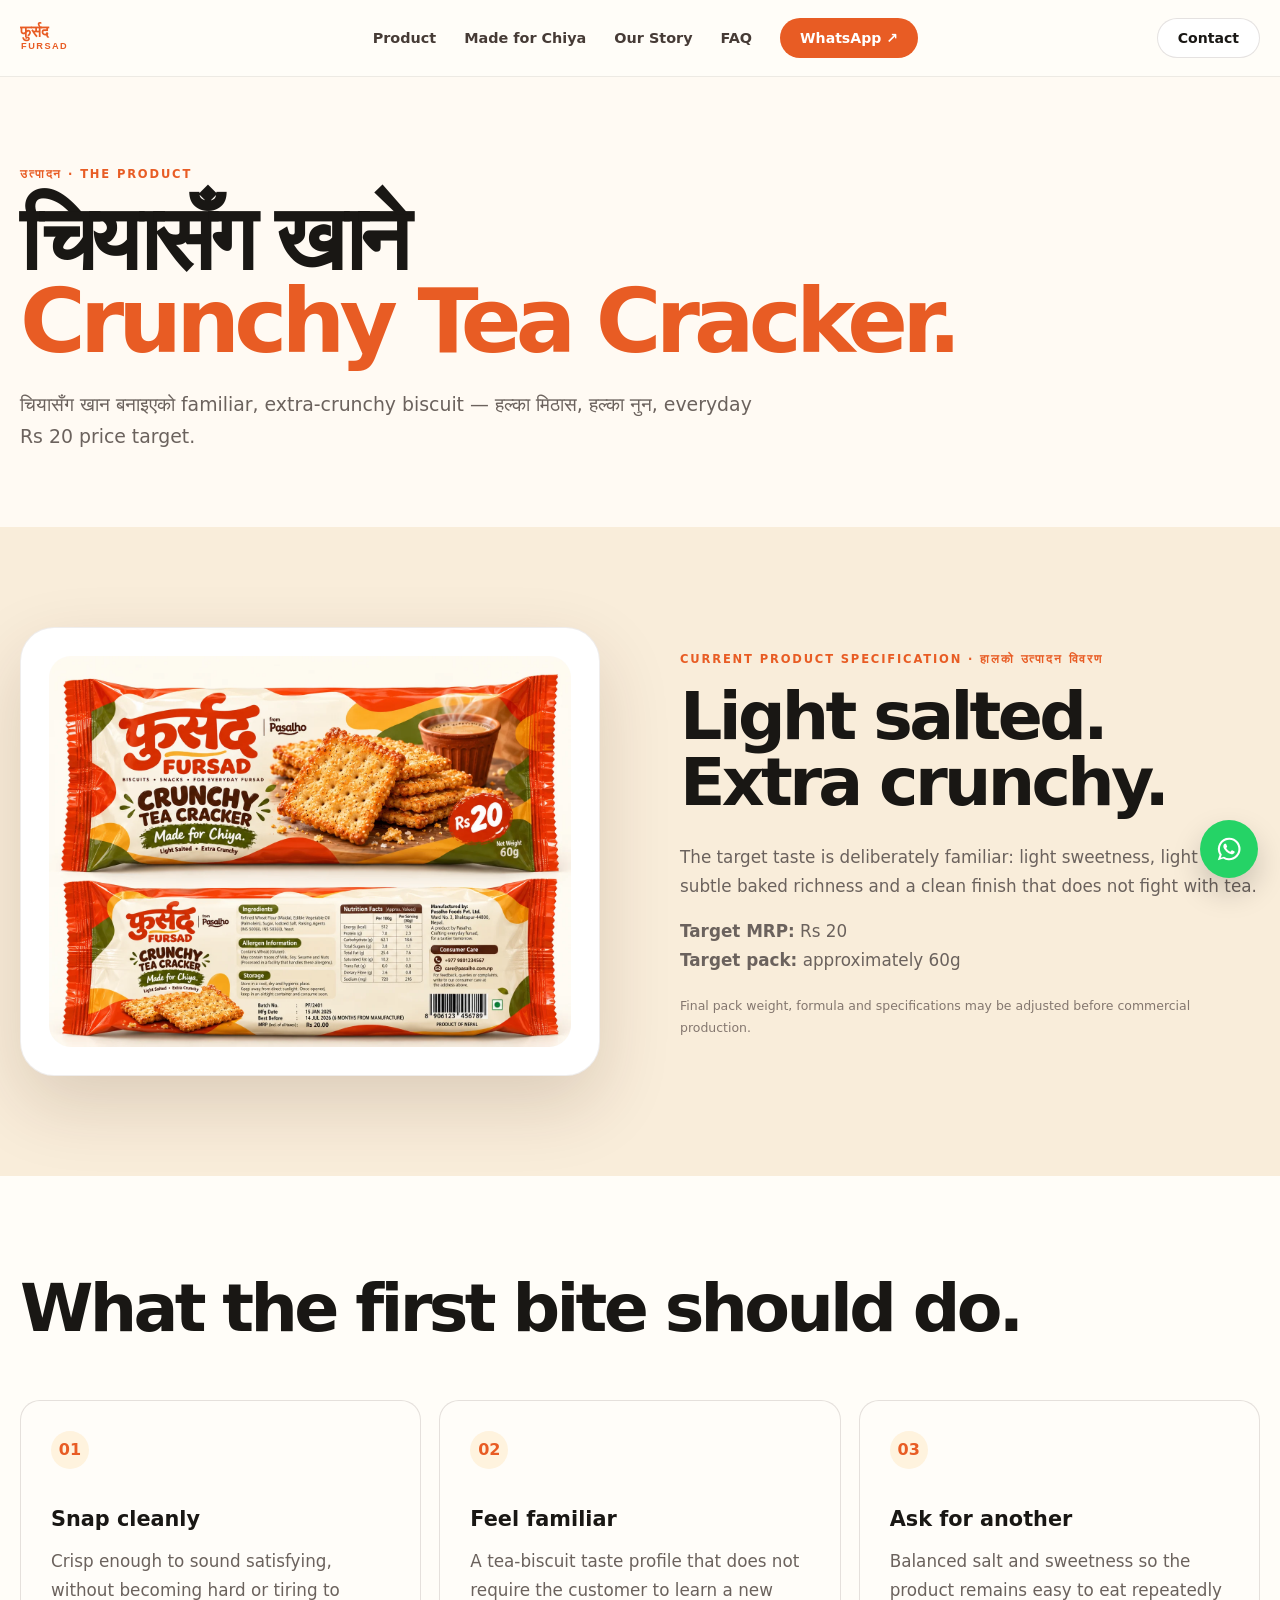
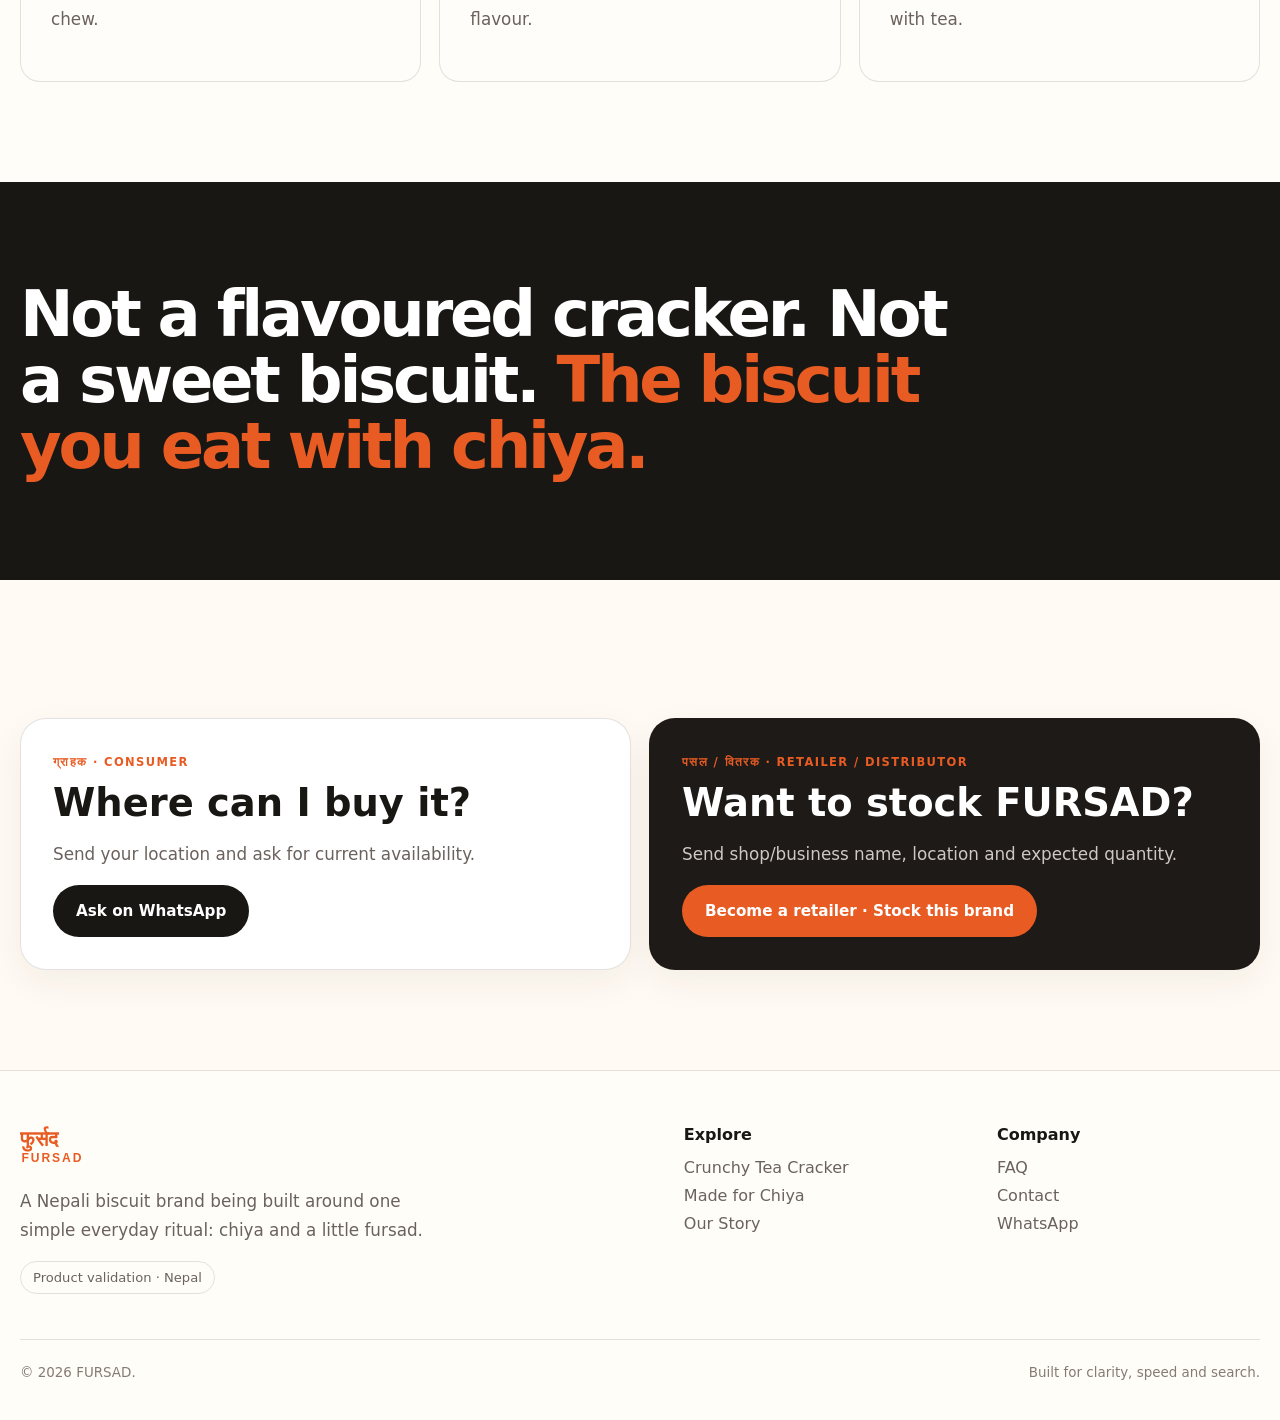
<file: crunchy-tea-cracker/index.html>
<!doctype html><html lang="ne" data-whatsapp=""><head><meta charset="utf-8"><meta name="viewport" content="width=device-width,initial-scale=1"><title>FURSAD Crunchy Tea Cracker | Made for Chiya</title><meta name="description" content="Discover FURSAD Crunchy Tea Cracker — a lightly sweet, lightly salted, extra-crunchy biscuit being developed specifically for chiya in Nepal."><meta name="theme-color" content="#E85C24"><link rel="icon" href="/assets/favicon.svg" type="image/svg+xml"><link rel="manifest" href="/manifest.webmanifest"><link rel="stylesheet" href="/assets/styles.css"><link rel="stylesheet" href="/assets/conversion.css"><link rel="canonical" href="https://fursad-blue.vercel.app/crunchy-tea-cracker/"><meta property="og:type" content="website"><meta property="og:title" content="FURSAD Crunchy Tea Cracker | Made for Chiya"><meta property="og:description" content="Discover FURSAD Crunchy Tea Cracker — a lightly sweet, lightly salted, extra-crunchy biscuit being developed specifically for chiya in Nepal."><meta property="og:url" content="https://fursad-blue.vercel.app/crunchy-tea-cracker/"><meta property="og:image" content="https://fursad-blue.vercel.app/assets/og-fursad.webp"><meta name="twitter:card" content="summary_large_image"><meta name="twitter:image" content="https://fursad-blue.vercel.app/assets/og-fursad.webp"><script type="application/ld+json">{"@context": "https://schema.org", "@type": "Product", "name": "FURSAD Crunchy Tea Cracker", "brand": {"@type": "Brand", "name": "FURSAD"}, "category": "Tea crackers and biscuits", "description": "A lightly sweet, lightly salted, extra-crunchy tea cracker being developed specifically to pair with chiya.", "image": "https://fursad-blue.vercel.app/assets/fursad-packaging.webp"}</script></head><body><header class="nav"><div class="shell nav-inner"><a class="brand" href="/"><img src="/assets/logo.svg" alt="FURSAD"></a><button class="menu-toggle" type="button" aria-label="Open navigation" aria-expanded="false" aria-controls="primary-navigation"><span></span><span></span><span></span></button><nav class="nav-links" id="primary-navigation" aria-label="Primary"><a href="/crunchy-tea-cracker/">Product</a><a href="/made-for-chiya/">Made for Chiya</a><a href="/our-story/">Our Story</a><a href="/faq/">FAQ</a><a class="mobile-only" href="/contact/">Contact</a><a class="button primary" data-whatsapp href="/contact/">WhatsApp ↗</a></nav><a class="button secondary" href="/contact/" aria-label="Contact FURSAD">Contact</a></div></header><main><section class="page-hero"><div class="shell"><div class="eyebrow">उत्पादन · THE PRODUCT</div><h1>चियासँग खाने<br><span class="orange">Crunchy Tea Cracker.</span></h1><p>चियासँग खान बनाइएको familiar, extra-crunchy biscuit — हल्का मिठास, हल्का नुन, everyday Rs 20 price target.</p></div></section><section class="section soft"><div class="shell two-col"><div class="product-card"><img src="/assets/fursad-packaging.webp" alt="FURSAD Crunchy Tea Cracker biscuit packet concept"></div><div><div class="eyebrow">CURRENT PRODUCT SPECIFICATION · हालको उत्पादन विवरण</div><h2 class="display">Light salted.<br>Extra crunchy.</h2><p>The target taste is deliberately familiar: light sweetness, light salt, subtle baked richness and a clean finish that does not fight with tea.</p><p><strong>Target MRP:</strong> Rs 20<br><strong>Target pack:</strong> approximately 60g</p><p class="micro-note">Final pack weight, formula and specifications may be adjusted before commercial production.</p></div></div></section><section class="section"><div class="shell"><h2 class="display">What the first bite should do.</h2><div class="principles"><article class="principle"><span>01</span><h3>Snap cleanly</h3><p>Crisp enough to sound satisfying, without becoming hard or tiring to chew.</p></article><article class="principle"><span>02</span><h3>Feel familiar</h3><p>A tea-biscuit taste profile that does not require the customer to learn a new flavour.</p></article><article class="principle"><span>03</span><h3>Ask for another</h3><p>Balanced salt and sweetness so the product remains easy to eat repeatedly with tea.</p></article></div></div></section><section class="section dark"><div class="shell"><div class="quote">Not a flavoured cracker. Not a sweet biscuit. <span class="orange">The biscuit you eat with chiya.</span></div></div></section><section class="section buy-section"><div class="shell"><div class="buy-grid"><article class="path-card"><span class="path-label">ग्राहक · CONSUMER</span><h3>Where can I buy it?</h3><p>Send your location and ask for current availability.</p><a class="button primary" data-whatsapp data-whatsapp-message="नमस्ते FURSAD, FURSAD Crunchy Tea Cracker मेरो नजिक कहाँ पाइन्छ? मेरो location: ____" href="/contact/">Ask on WhatsApp</a></article><article class="path-card retailer-path"><span class="path-label">पसल / वितरक · RETAILER / DISTRIBUTOR</span><h3>Want to stock FURSAD?</h3><p>Send shop/business name, location and expected quantity.</p><a class="button primary" data-whatsapp data-whatsapp-message="नमस्ते FURSAD, म FURSAD stock गर्न चाहन्छु। Business/Shop name: ____ | Location: ____ | Retailer/Distributor: ____ | Expected quantity: ____" href="/contact/">Become a retailer · Stock this brand</a></article></div></div></section></main><footer class="footer"><div class="shell"><div class="footer-grid"><div><img src="/assets/logo.svg" alt="FURSAD" style="width:150px"><p style="max-width:420px">A Nepali biscuit brand being built around one simple everyday ritual: chiya and a little fursad.</p><span class="pill">Product validation · Nepal</span></div><div><h4>Explore</h4><a href="/crunchy-tea-cracker/">Crunchy Tea Cracker</a><a href="/made-for-chiya/">Made for Chiya</a><a href="/our-story/">Our Story</a></div><div><h4>Company</h4><a href="/faq/">FAQ</a><a href="/contact/">Contact</a><a data-whatsapp href="/contact/">WhatsApp</a></div></div><div class="footer-bottom"><span>© 2026 FURSAD.</span><span>Built for clarity, speed and search.</span></div></div></footer><a class="whatsapp" data-whatsapp href="/contact/" aria-label="Talk to FURSAD on WhatsApp"><svg viewBox="0 0 32 32" fill="none" aria-hidden="true"><path fill="currentColor" d="M16.04 3.2A12.75 12.75 0 0 0 5.24 22.72L3.2 28.8l6.28-2.01A12.8 12.8 0 1 0 16.04 3.2Zm0 23.27a10.52 10.52 0 0 1-5.36-1.47l-.38-.23-3.73 1.19 1.22-3.63-.25-.39A10.54 10.54 0 1 1 16.04 26.47Zm5.78-7.89c-.32-.16-1.88-.93-2.17-1.03-.29-.11-.5-.16-.71.16-.21.32-.82 1.03-1 1.24-.18.21-.37.24-.69.08-.32-.16-1.35-.5-2.57-1.59-.95-.85-1.59-1.89-1.78-2.21-.18-.32-.02-.49.14-.65.14-.14.32-.37.48-.56.16-.18.21-.32.32-.53.11-.21.05-.4-.03-.56-.08-.16-.71-1.72-.98-2.36-.26-.62-.52-.54-.71-.55h-.61c-.21 0-.56.08-.85.4-.29.32-1.11 1.08-1.11 2.64s1.14 3.06 1.3 3.27c.16.21 2.24 3.42 5.42 4.8.76.33 1.35.52 1.81.67.76.24 1.45.21 2 .13.61-.09 1.88-.77 2.14-1.51.26-.74.26-1.38.18-1.51-.08-.13-.29-.21-.61-.37Z"/></svg></a><script src="/assets/site-config.js"></script><script src="/assets/script.js" defer></script></body></html>
</file>
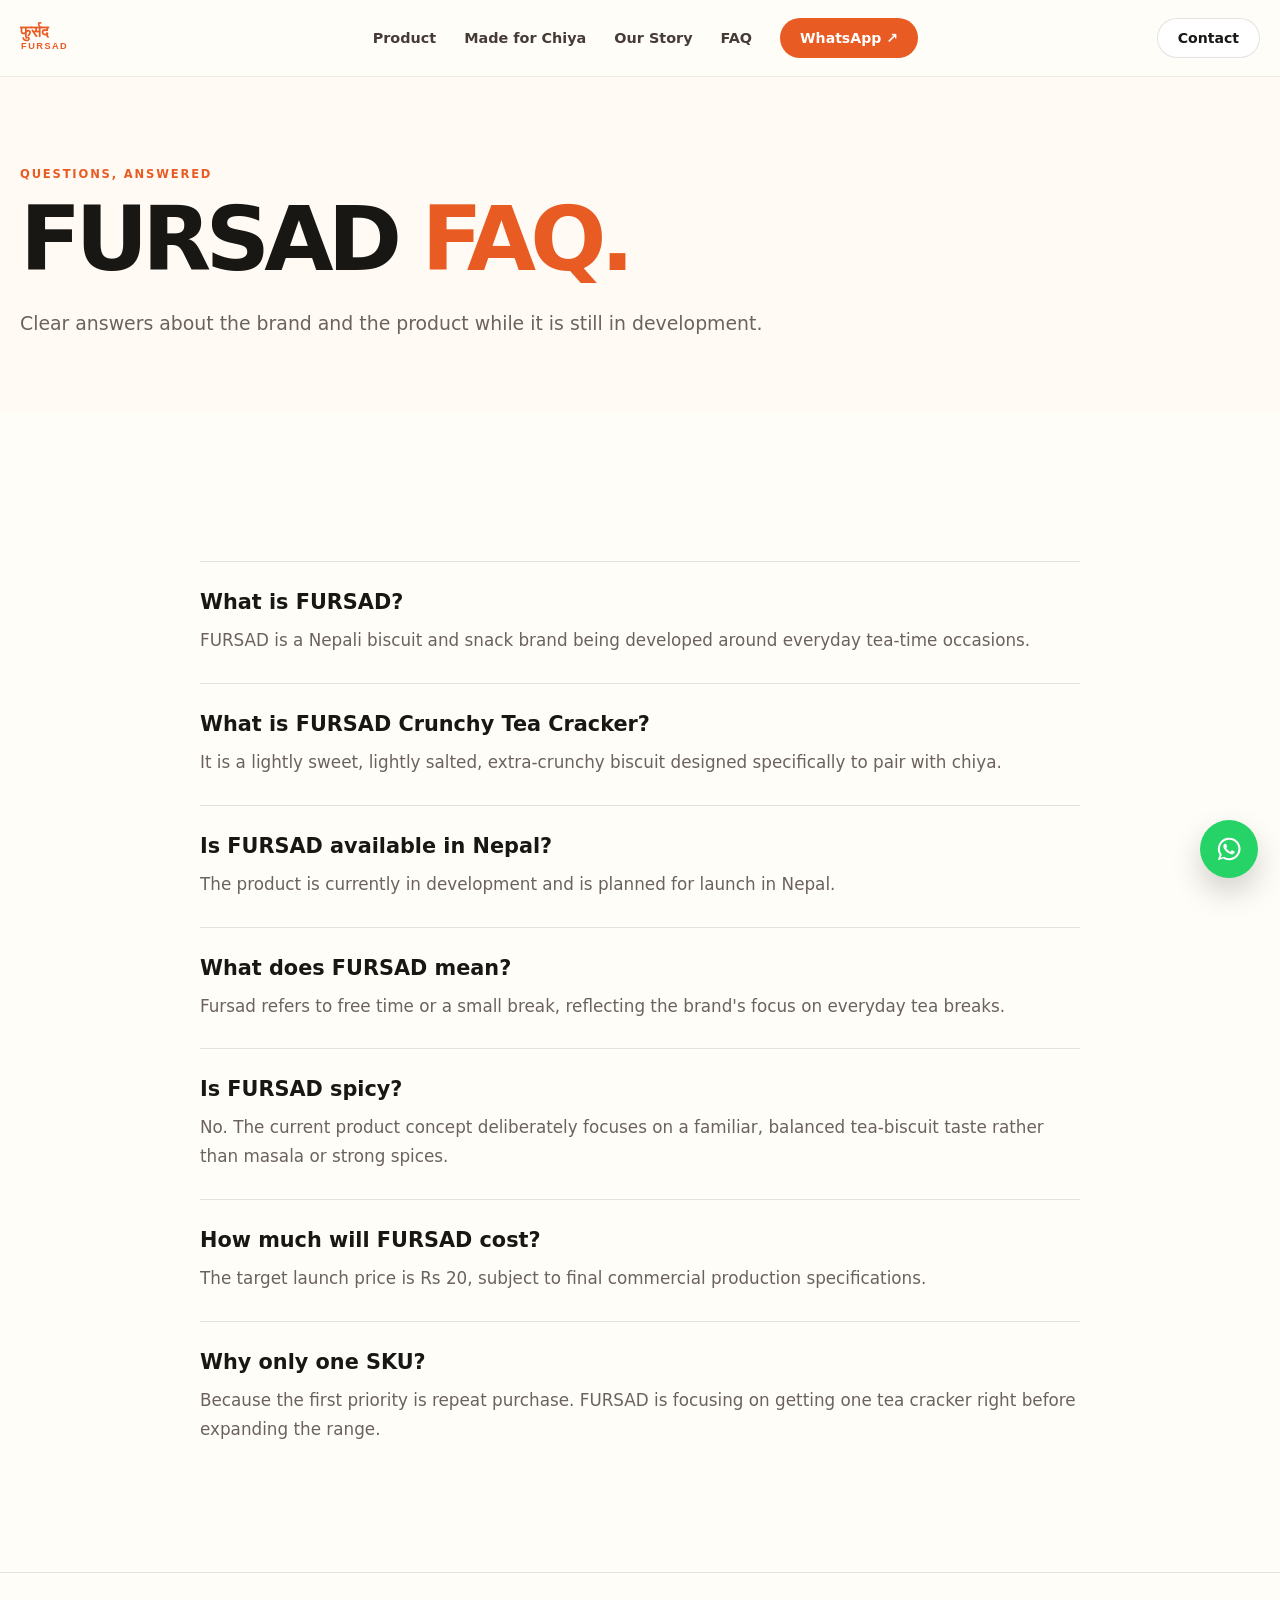
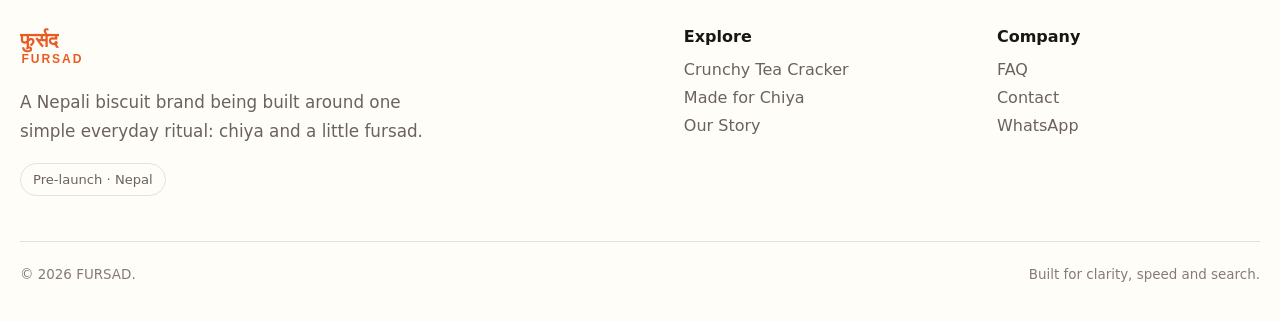
<file: faq/index.html>
<!doctype html><html lang="en" data-whatsapp=""><head><meta charset="utf-8"><meta name="viewport" content="width=device-width,initial-scale=1"><title>FURSAD FAQ | Crunchy Tea Cracker Nepal</title><meta name="description" content="Answers about FURSAD, its Crunchy Tea Cracker, pre-launch status, price target and why the product is made for chiya."><meta name="theme-color" content="#E85C24"><link rel="icon" href="/assets/favicon.svg" type="image/svg+xml"><link rel="manifest" href="/manifest.webmanifest"><link rel="stylesheet" href="/assets/styles.css"><link rel="canonical" href="https://fursad-blue.vercel.app/faq/"><meta property="og:type" content="website"><meta property="og:title" content="FURSAD FAQ | Crunchy Tea Cracker Nepal"><meta property="og:description" content="Answers about FURSAD, its Crunchy Tea Cracker, pre-launch status, price target and why the product is made for chiya."><meta property="og:url" content="https://fursad-blue.vercel.app/faq/"><meta property="og:image" content="https://fursad-blue.vercel.app/assets/og-fursad.webp"><meta name="twitter:card" content="summary_large_image"><meta name="twitter:image" content="https://fursad-blue.vercel.app/assets/og-fursad.webp"><script type="application/ld+json">{"@context": "https://schema.org", "@type": "FAQPage", "mainEntity": [{"@type": "Question", "name": "What is FURSAD?", "acceptedAnswer": {"@type": "Answer", "text": "FURSAD is a Nepali biscuit and snack brand being developed around everyday tea-time occasions."}}, {"@type": "Question", "name": "What is FURSAD Crunchy Tea Cracker?", "acceptedAnswer": {"@type": "Answer", "text": "It is a lightly sweet, lightly salted, extra-crunchy biscuit designed specifically to pair with chiya."}}, {"@type": "Question", "name": "Is FURSAD available in Nepal?", "acceptedAnswer": {"@type": "Answer", "text": "The product is currently in development and is planned for launch in Nepal."}}, {"@type": "Question", "name": "What does FURSAD mean?", "acceptedAnswer": {"@type": "Answer", "text": "Fursad refers to free time or a small break, reflecting the brand's focus on everyday tea breaks."}}]}</script></head><body><header class="nav"><div class="shell nav-inner"><a class="brand" href="/"><img src="/assets/logo.svg" alt="FURSAD"></a><button class="menu-toggle" type="button" aria-label="Open navigation" aria-expanded="false" aria-controls="primary-navigation"><span></span><span></span><span></span></button><nav class="nav-links" id="primary-navigation" aria-label="Primary"><a href="/crunchy-tea-cracker/">Product</a><a href="/made-for-chiya/">Made for Chiya</a><a href="/our-story/">Our Story</a><a href="/faq/">FAQ</a><a class="mobile-only" href="/contact/">Contact</a><a class="button primary" data-whatsapp href="/contact/">WhatsApp ↗</a></nav><a class="button secondary" href="/contact/" aria-label="Contact FURSAD">Contact</a></div></header><main><section class="page-hero"><div class="shell"><div class="eyebrow">QUESTIONS, ANSWERED</div><h1>FURSAD <span class="orange">FAQ.</span></h1><p>Clear answers about the brand and the product while it is still in development.</p></div></section><section class="section"><div class="shell faq-list"><article class="faq-item"><h3>What is FURSAD?</h3><p>FURSAD is a Nepali biscuit and snack brand being developed around everyday tea-time occasions.</p></article><article class="faq-item"><h3>What is FURSAD Crunchy Tea Cracker?</h3><p>It is a lightly sweet, lightly salted, extra-crunchy biscuit designed specifically to pair with chiya.</p></article><article class="faq-item"><h3>Is FURSAD available in Nepal?</h3><p>The product is currently in development and is planned for launch in Nepal.</p></article><article class="faq-item"><h3>What does FURSAD mean?</h3><p>Fursad refers to free time or a small break, reflecting the brand's focus on everyday tea breaks.</p></article><article class="faq-item"><h3>Is FURSAD spicy?</h3><p>No. The current product concept deliberately focuses on a familiar, balanced tea-biscuit taste rather than masala or strong spices.</p></article><article class="faq-item"><h3>How much will FURSAD cost?</h3><p>The target launch price is Rs 20, subject to final commercial production specifications.</p></article><article class="faq-item"><h3>Why only one SKU?</h3><p>Because the first priority is repeat purchase. FURSAD is focusing on getting one tea cracker right before expanding the range.</p></article></div></section></main><footer class="footer"><div class="shell"><div class="footer-grid"><div><img src="/assets/logo.svg" alt="FURSAD" style="width:150px"><p style="max-width:420px">A Nepali biscuit brand being built around one simple everyday ritual: chiya and a little fursad.</p><span class="pill">Pre-launch · Nepal</span></div><div><h4>Explore</h4><a href="/crunchy-tea-cracker/">Crunchy Tea Cracker</a><a href="/made-for-chiya/">Made for Chiya</a><a href="/our-story/">Our Story</a></div><div><h4>Company</h4><a href="/faq/">FAQ</a><a href="/contact/">Contact</a><a data-whatsapp href="/contact/">WhatsApp</a></div></div><div class="footer-bottom"><span>© 2026 FURSAD.</span><span>Built for clarity, speed and search.</span></div></div></footer><a class="whatsapp" data-whatsapp href="/contact/" aria-label="Talk to FURSAD on WhatsApp"><svg viewBox="0 0 32 32" fill="none" aria-hidden="true"><path fill="currentColor" d="M16.04 3.2A12.75 12.75 0 0 0 5.24 22.72L3.2 28.8l6.28-2.01A12.8 12.8 0 1 0 16.04 3.2Zm0 23.27a10.52 10.52 0 0 1-5.36-1.47l-.38-.23-3.73 1.19 1.22-3.63-.25-.39A10.54 10.54 0 1 1 16.04 26.47Zm5.78-7.89c-.32-.16-1.88-.93-2.17-1.03-.29-.11-.5-.16-.71.16-.21.32-.82 1.03-1 1.24-.18.21-.37.24-.69.08-.32-.16-1.35-.5-2.57-1.59-.95-.85-1.59-1.89-1.78-2.21-.18-.32-.02-.49.14-.65.14-.14.32-.37.48-.56.16-.18.21-.32.32-.53.11-.21.05-.4-.03-.56-.08-.16-.71-1.72-.98-2.36-.26-.62-.52-.54-.71-.55h-.61c-.21 0-.56.08-.85.4-.29.32-1.11 1.08-1.11 2.64s1.14 3.06 1.3 3.27c.16.21 2.24 3.42 5.42 4.8.76.33 1.35.52 1.81.67.76.24 1.45.21 2 .13.61-.09 1.88-.77 2.14-1.51.26-.74.26-1.38.18-1.51-.08-.13-.29-.21-.61-.37Z"/></svg></a><script src="/assets/site-config.js"></script><script src="/assets/script.js" defer></script></body></html>
</file>
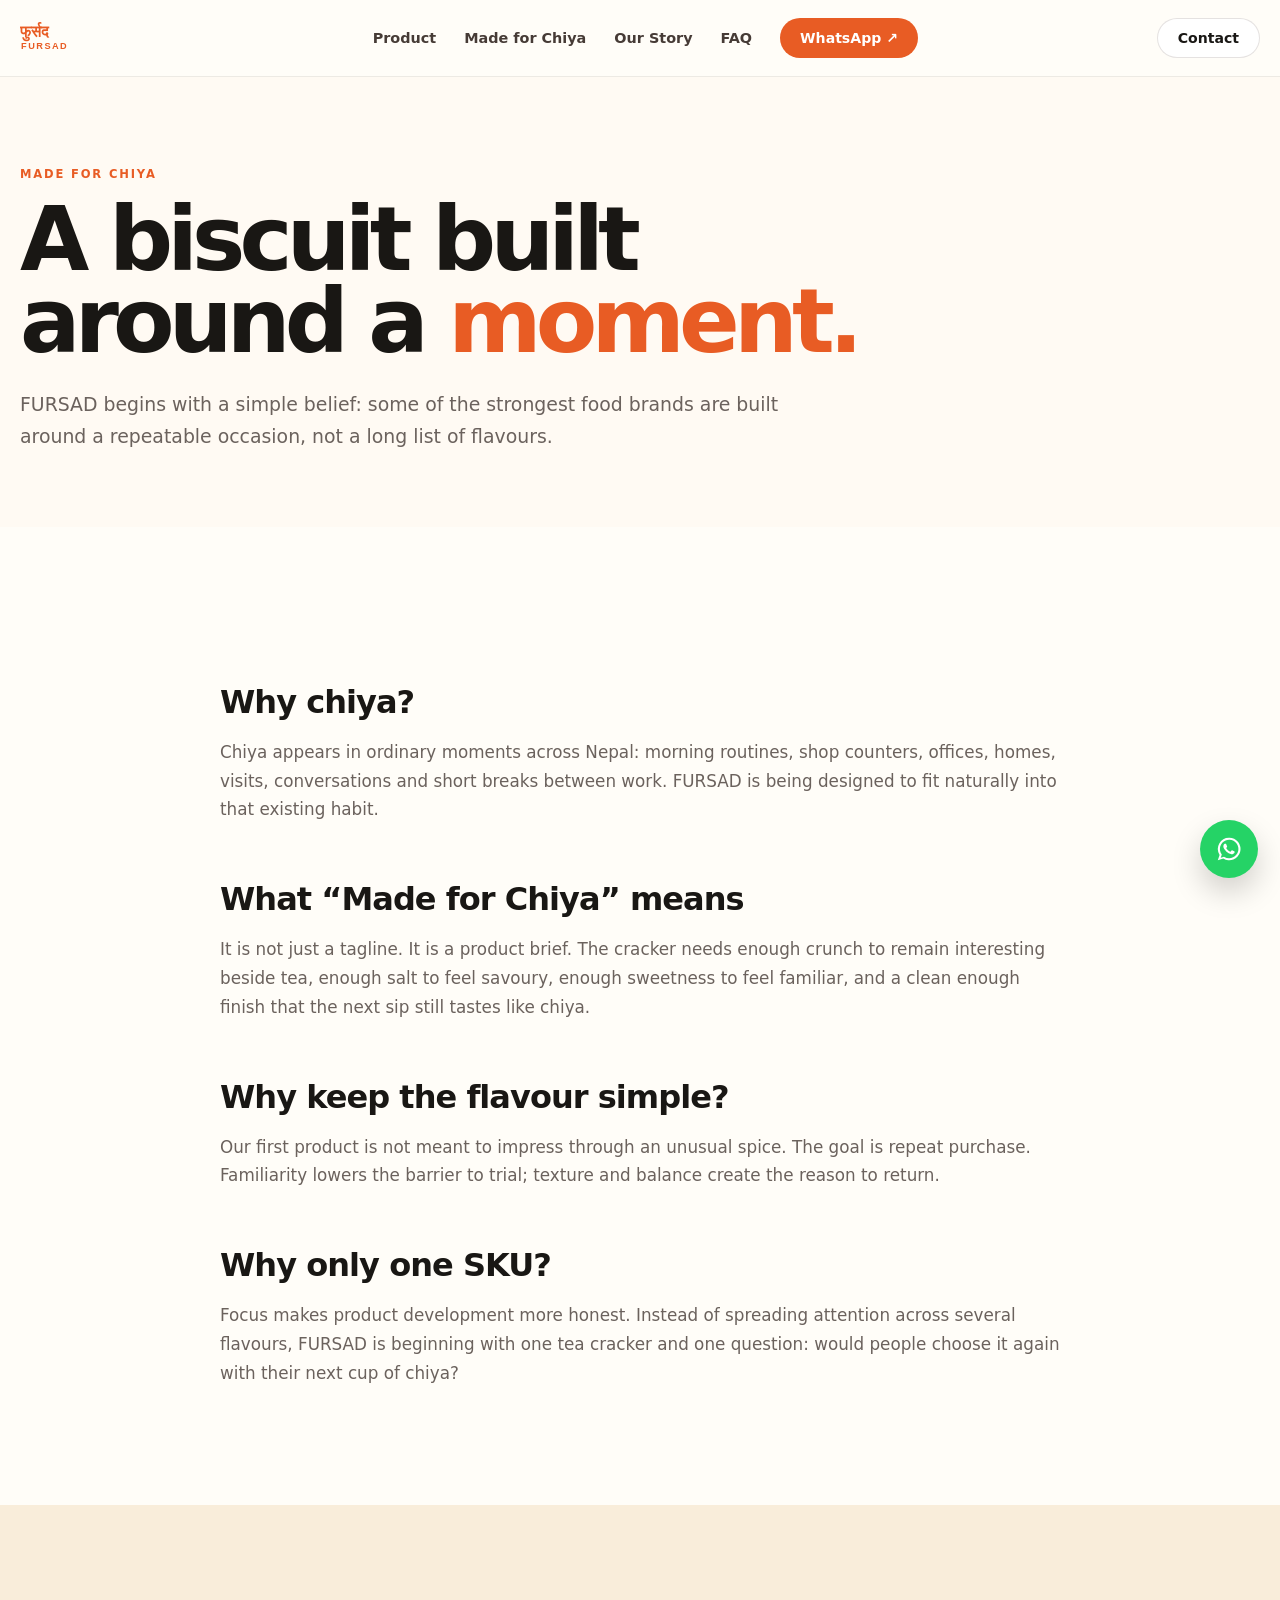
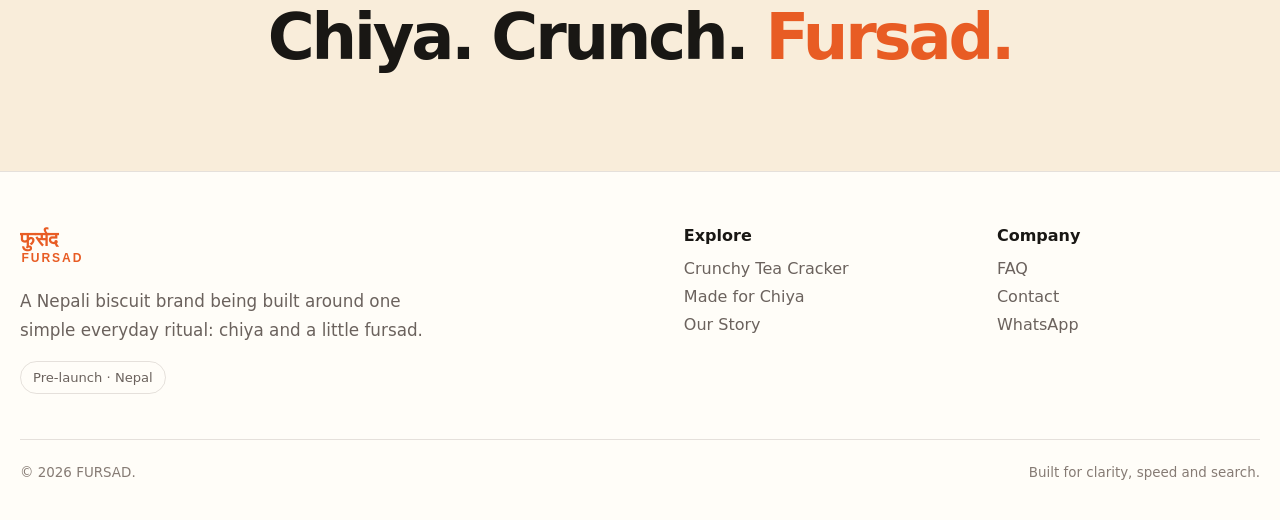
<file: made-for-chiya/index.html>
<!doctype html><html lang="en" data-whatsapp=""><head><meta charset="utf-8"><meta name="viewport" content="width=device-width,initial-scale=1"><title>Why FURSAD Is Made for Chiya | Nepal Tea-Time Biscuit</title><meta name="description" content="Why FURSAD is building its first crunchy tea cracker around the everyday Nepali chiya occasion."><meta name="theme-color" content="#E85C24"><link rel="icon" href="/assets/favicon.svg" type="image/svg+xml"><link rel="manifest" href="/manifest.webmanifest"><link rel="stylesheet" href="/assets/styles.css"><link rel="canonical" href="https://fursad-blue.vercel.app/made-for-chiya/"><meta property="og:type" content="website"><meta property="og:title" content="Why FURSAD Is Made for Chiya | Nepal Tea-Time Biscuit"><meta property="og:description" content="Why FURSAD is building its first crunchy tea cracker around the everyday Nepali chiya occasion."><meta property="og:url" content="https://fursad-blue.vercel.app/made-for-chiya/"><meta property="og:image" content="https://fursad-blue.vercel.app/assets/og-fursad.webp"><meta name="twitter:card" content="summary_large_image"><meta name="twitter:image" content="https://fursad-blue.vercel.app/assets/og-fursad.webp"></head><body><header class="nav"><div class="shell nav-inner"><a class="brand" href="/"><img src="/assets/logo.svg" alt="FURSAD"></a><button class="menu-toggle" type="button" aria-label="Open navigation" aria-expanded="false" aria-controls="primary-navigation"><span></span><span></span><span></span></button><nav class="nav-links" id="primary-navigation" aria-label="Primary"><a href="/crunchy-tea-cracker/">Product</a><a href="/made-for-chiya/">Made for Chiya</a><a href="/our-story/">Our Story</a><a href="/faq/">FAQ</a><a class="mobile-only" href="/contact/">Contact</a><a class="button primary" data-whatsapp href="/contact/">WhatsApp ↗</a></nav><a class="button secondary" href="/contact/" aria-label="Contact FURSAD">Contact</a></div></header><main><section class="page-hero"><div class="shell"><div class="eyebrow">MADE FOR CHIYA</div><h1>A biscuit built<br>around a <span class="orange">moment.</span></h1><p>FURSAD begins with a simple belief: some of the strongest food brands are built around a repeatable occasion, not a long list of flavours.</p></div></section><section class="section"><div class="shell content"><h2>Why chiya?</h2><p>Chiya appears in ordinary moments across Nepal: morning routines, shop counters, offices, homes, visits, conversations and short breaks between work. FURSAD is being designed to fit naturally into that existing habit.</p><h2>What “Made for Chiya” means</h2><p>It is not just a tagline. It is a product brief. The cracker needs enough crunch to remain interesting beside tea, enough salt to feel savoury, enough sweetness to feel familiar, and a clean enough finish that the next sip still tastes like chiya.</p><h2>Why keep the flavour simple?</h2><p>Our first product is not meant to impress through an unusual spice. The goal is repeat purchase. Familiarity lowers the barrier to trial; texture and balance create the reason to return.</p><h2>Why only one SKU?</h2><p>Focus makes product development more honest. Instead of spreading attention across several flavours, FURSAD is beginning with one tea cracker and one question: would people choose it again with their next cup of chiya?</p></div></section><section class="section soft"><div class="shell prelaunch"><div class="quote" style="margin:auto">Chiya. Crunch. <span class="orange">Fursad.</span></div></div></section></main><footer class="footer"><div class="shell"><div class="footer-grid"><div><img src="/assets/logo.svg" alt="FURSAD" style="width:150px"><p style="max-width:420px">A Nepali biscuit brand being built around one simple everyday ritual: chiya and a little fursad.</p><span class="pill">Pre-launch · Nepal</span></div><div><h4>Explore</h4><a href="/crunchy-tea-cracker/">Crunchy Tea Cracker</a><a href="/made-for-chiya/">Made for Chiya</a><a href="/our-story/">Our Story</a></div><div><h4>Company</h4><a href="/faq/">FAQ</a><a href="/contact/">Contact</a><a data-whatsapp href="/contact/">WhatsApp</a></div></div><div class="footer-bottom"><span>© 2026 FURSAD.</span><span>Built for clarity, speed and search.</span></div></div></footer><a class="whatsapp" data-whatsapp href="/contact/" aria-label="Talk to FURSAD on WhatsApp"><svg viewBox="0 0 32 32" fill="none" aria-hidden="true"><path fill="currentColor" d="M16.04 3.2A12.75 12.75 0 0 0 5.24 22.72L3.2 28.8l6.28-2.01A12.8 12.8 0 1 0 16.04 3.2Zm0 23.27a10.52 10.52 0 0 1-5.36-1.47l-.38-.23-3.73 1.19 1.22-3.63-.25-.39A10.54 10.54 0 1 1 16.04 26.47Zm5.78-7.89c-.32-.16-1.88-.93-2.17-1.03-.29-.11-.5-.16-.71.16-.21.32-.82 1.03-1 1.24-.18.21-.37.24-.69.08-.32-.16-1.35-.5-2.57-1.59-.95-.85-1.59-1.89-1.78-2.21-.18-.32-.02-.49.14-.65.14-.14.32-.37.48-.56.16-.18.21-.32.32-.53.11-.21.05-.4-.03-.56-.08-.16-.71-1.72-.98-2.36-.26-.62-.52-.54-.71-.55h-.61c-.21 0-.56.08-.85.4-.29.32-1.11 1.08-1.11 2.64s1.14 3.06 1.3 3.27c.16.21 2.24 3.42 5.42 4.8.76.33 1.35.52 1.81.67.76.24 1.45.21 2 .13.61-.09 1.88-.77 2.14-1.51.26-.74.26-1.38.18-1.51-.08-.13-.29-.21-.61-.37Z"/></svg></a><script src="/assets/site-config.js"></script><script src="/assets/script.js" defer></script></body></html>
</file>
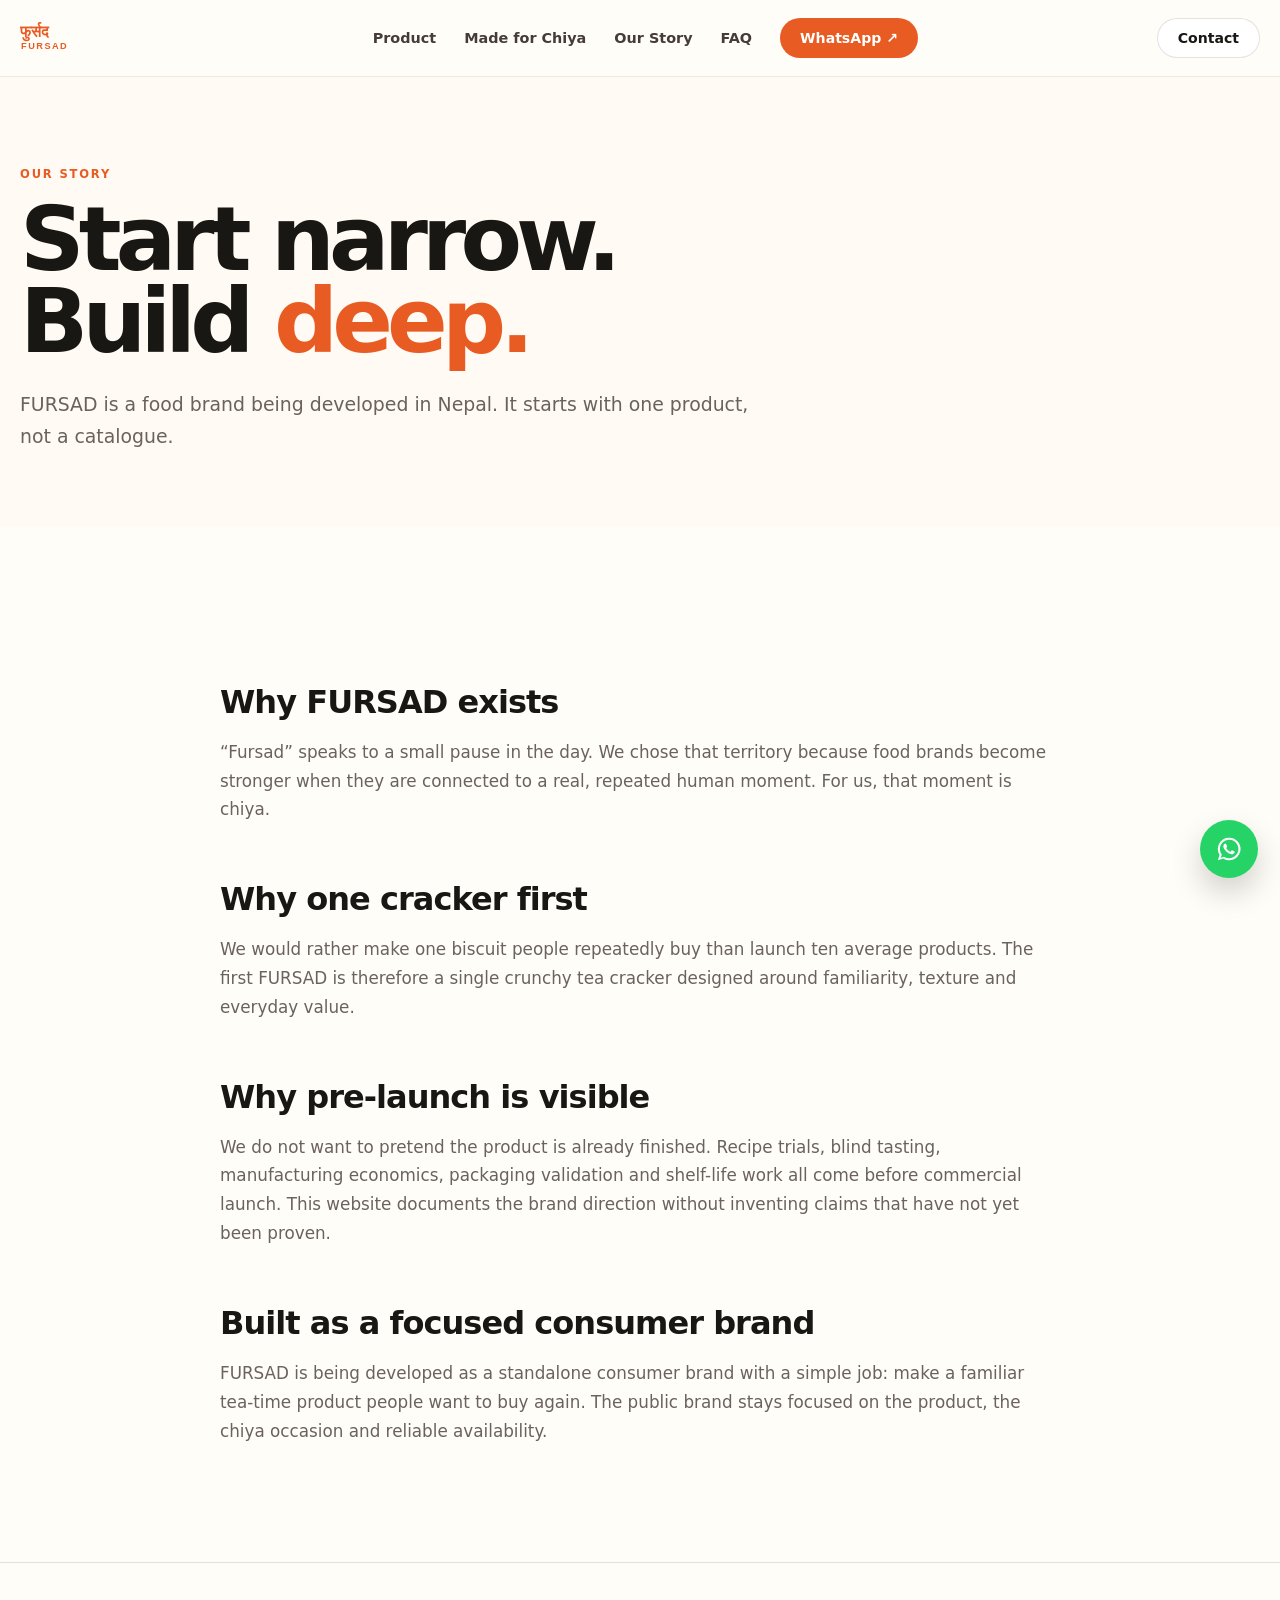
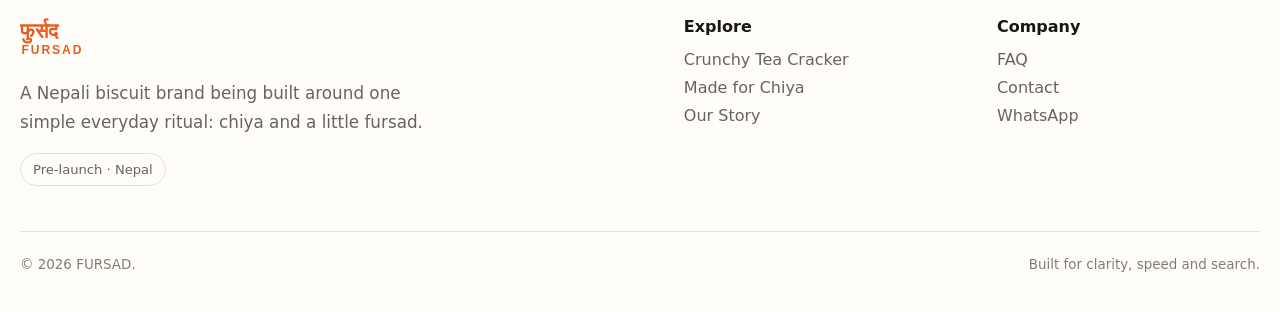
<file: our-story/index.html>
<!doctype html><html lang="en" data-whatsapp=""><head><meta charset="utf-8"><meta name="viewport" content="width=device-width,initial-scale=1"><title>Our Story | FURSAD Nepal</title><meta name="description" content="Learn why FURSAD is starting with one crunchy tea cracker, one clear occasion and a disciplined pre-launch product process in Nepal."><meta name="theme-color" content="#E85C24"><link rel="icon" href="/assets/favicon.svg" type="image/svg+xml"><link rel="manifest" href="/manifest.webmanifest"><link rel="stylesheet" href="/assets/styles.css"><link rel="canonical" href="https://fursad-blue.vercel.app/our-story/"><meta property="og:type" content="website"><meta property="og:title" content="Our Story | FURSAD Nepal"><meta property="og:description" content="Learn why FURSAD is starting with one crunchy tea cracker, one clear occasion and a disciplined pre-launch product process in Nepal."><meta property="og:url" content="https://fursad-blue.vercel.app/our-story/"><meta property="og:image" content="https://fursad-blue.vercel.app/assets/og-fursad.webp"><meta name="twitter:card" content="summary_large_image"><meta name="twitter:image" content="https://fursad-blue.vercel.app/assets/og-fursad.webp"></head><body><header class="nav"><div class="shell nav-inner"><a class="brand" href="/"><img src="/assets/logo.svg" alt="FURSAD"></a><button class="menu-toggle" type="button" aria-label="Open navigation" aria-expanded="false" aria-controls="primary-navigation"><span></span><span></span><span></span></button><nav class="nav-links" id="primary-navigation" aria-label="Primary"><a href="/crunchy-tea-cracker/">Product</a><a href="/made-for-chiya/">Made for Chiya</a><a href="/our-story/">Our Story</a><a href="/faq/">FAQ</a><a class="mobile-only" href="/contact/">Contact</a><a class="button primary" data-whatsapp href="/contact/">WhatsApp ↗</a></nav><a class="button secondary" href="/contact/" aria-label="Contact FURSAD">Contact</a></div></header><main><section class="page-hero"><div class="shell"><div class="eyebrow">OUR STORY</div><h1>Start narrow.<br>Build <span class="orange">deep.</span></h1><p>FURSAD is a food brand being developed in Nepal. It starts with one product, not a catalogue.</p></div></section><section class="section"><div class="shell content"><h2>Why FURSAD exists</h2><p>“Fursad” speaks to a small pause in the day. We chose that territory because food brands become stronger when they are connected to a real, repeated human moment. For us, that moment is chiya.</p><h2>Why one cracker first</h2><p>We would rather make one biscuit people repeatedly buy than launch ten average products. The first FURSAD is therefore a single crunchy tea cracker designed around familiarity, texture and everyday value.</p><h2>Why pre-launch is visible</h2><p>We do not want to pretend the product is already finished. Recipe trials, blind tasting, manufacturing economics, packaging validation and shelf-life work all come before commercial launch. This website documents the brand direction without inventing claims that have not yet been proven.</p><h2>Built as a focused consumer brand</h2><p>FURSAD is being developed as a standalone consumer brand with a simple job: make a familiar tea-time product people want to buy again. The public brand stays focused on the product, the chiya occasion and reliable availability.</p></div></section></main><footer class="footer"><div class="shell"><div class="footer-grid"><div><img src="/assets/logo.svg" alt="FURSAD" style="width:150px"><p style="max-width:420px">A Nepali biscuit brand being built around one simple everyday ritual: chiya and a little fursad.</p><span class="pill">Pre-launch · Nepal</span></div><div><h4>Explore</h4><a href="/crunchy-tea-cracker/">Crunchy Tea Cracker</a><a href="/made-for-chiya/">Made for Chiya</a><a href="/our-story/">Our Story</a></div><div><h4>Company</h4><a href="/faq/">FAQ</a><a href="/contact/">Contact</a><a data-whatsapp href="/contact/">WhatsApp</a></div></div><div class="footer-bottom"><span>© 2026 FURSAD.</span><span>Built for clarity, speed and search.</span></div></div></footer><a class="whatsapp" data-whatsapp href="/contact/" aria-label="Talk to FURSAD on WhatsApp"><svg viewBox="0 0 32 32" fill="none" aria-hidden="true"><path fill="currentColor" d="M16.04 3.2A12.75 12.75 0 0 0 5.24 22.72L3.2 28.8l6.28-2.01A12.8 12.8 0 1 0 16.04 3.2Zm0 23.27a10.52 10.52 0 0 1-5.36-1.47l-.38-.23-3.73 1.19 1.22-3.63-.25-.39A10.54 10.54 0 1 1 16.04 26.47Zm5.78-7.89c-.32-.16-1.88-.93-2.17-1.03-.29-.11-.5-.16-.71.16-.21.32-.82 1.03-1 1.24-.18.21-.37.24-.69.08-.32-.16-1.35-.5-2.57-1.59-.95-.85-1.59-1.89-1.78-2.21-.18-.32-.02-.49.14-.65.14-.14.32-.37.48-.56.16-.18.21-.32.32-.53.11-.21.05-.4-.03-.56-.08-.16-.71-1.72-.98-2.36-.26-.62-.52-.54-.71-.55h-.61c-.21 0-.56.08-.85.4-.29.32-1.11 1.08-1.11 2.64s1.14 3.06 1.3 3.27c.16.21 2.24 3.42 5.42 4.8.76.33 1.35.52 1.81.67.76.24 1.45.21 2 .13.61-.09 1.88-.77 2.14-1.51.26-.74.26-1.38.18-1.51-.08-.13-.29-.21-.61-.37Z"/></svg></a><script src="/assets/site-config.js"></script><script src="/assets/script.js" defer></script></body></html>
</file>
<file: assets/styles.css>
:root{--orange:#E85C24;--cream:#FFF3DE;--cream2:#FAE9CE;--brown:#382117;--olive:#596B32;--ink:#191714;--muted:#6B625D;--white:#fff;--line:rgba(56,33,23,.13);--shadow:0 24px 70px rgba(56,33,23,.12);--max:1180px}*{box-sizing:border-box}html{scroll-behavior:smooth}body{margin:0;background:#fff;color:var(--ink);font-family:Inter,ui-sans-serif,system-ui,-apple-system,BlinkMacSystemFont,"Segoe UI",sans-serif;-webkit-font-smoothing:antialiased}img{max-width:100%;display:block}a{color:inherit;text-decoration:none}p{line-height:1.72;color:var(--muted);font-size:1.05rem}.shell{width:min(calc(100% - 40px),var(--max));margin:auto}.nav{position:sticky;top:0;z-index:50;background:rgba(255,255,255,.88);backdrop-filter:blur(18px);border-bottom:1px solid rgba(56,33,23,.07)}.nav-inner{height:82px;display:flex;align-items:center;justify-content:space-between;gap:28px}.brand{display:flex;align-items:center;gap:14px}.brand img{width:122px;height:auto}.nav-links{display:flex;align-items:center;gap:30px;font-size:.92rem;font-weight:650}.nav-links a{color:#463b36}.nav-links a:hover{color:var(--orange)}.button{display:inline-flex;align-items:center;justify-content:center;gap:9px;border-radius:999px;padding:14px 22px;font-size:.95rem;font-weight:750;transition:.2s ease;border:1px solid transparent}.button.primary{background:var(--ink);color:white}.button.primary:hover{background:var(--orange);transform:translateY(-1px)}.button.secondary{border-color:var(--line);background:#fff}.button.secondary:hover{border-color:var(--orange);color:var(--orange)}.eyebrow{text-transform:uppercase;letter-spacing:.16em;font-size:.72rem;font-weight:800;color:var(--orange);margin-bottom:18px}.hero{padding:76px 0 70px;background:linear-gradient(180deg,#fff 0%,#fffaf3 100%);overflow:hidden}.hero-grid{display:grid;grid-template-columns:.95fr 1.05fr;gap:74px;align-items:center}.hero h1,.page-hero h1{font-size:clamp(3.6rem,7vw,7.2rem);line-height:.91;letter-spacing:-.065em;margin:0 0 26px;font-weight:850}.hero h1 span{color:var(--orange)}.hero-copy{max-width:620px;font-size:1.2rem}.hero-actions{display:flex;gap:12px;flex-wrap:wrap;margin-top:32px}.hero-media{position:relative}.hero-media:before{content:"";position:absolute;inset:10% -15% -12% 12%;background:#f4dcc1;border-radius:50%;filter:blur(1px);z-index:0}.hero-image{position:relative;z-index:1;border-radius:34px;box-shadow:var(--shadow);width:100%;aspect-ratio:4/3;object-fit:cover}.micro-note{font-size:.8rem;color:#84776f;margin-top:15px}.section{padding:112px 0}.section.soft{background:var(--cream)}.section.dark{background:var(--ink);color:white}.section.dark p{color:#cfc7c2}.section.dark .eyebrow{color:#ff915c}.display{font-size:clamp(2.7rem,5.2vw,5.7rem);line-height:.98;letter-spacing:-.055em;margin:0 0 28px;font-weight:830}.lede{font-size:1.2rem;max-width:750px}.two-col{display:grid;grid-template-columns:1fr 1fr;gap:80px;align-items:center}.principles{display:grid;grid-template-columns:repeat(3,1fr);gap:1px;background:var(--line);border:1px solid var(--line);margin-top:58px}.principle{background:white;padding:38px}.principle span{display:inline-flex;width:38px;height:38px;border-radius:50%;align-items:center;justify-content:center;background:var(--cream);color:var(--orange);font-weight:800;margin-bottom:52px}.principle h3{font-size:1.3rem;margin:0 0 12px}.product-card{background:white;border-radius:34px;padding:28px;box-shadow:var(--shadow)}.product-card img{border-radius:22px;width:100%;aspect-ratio:4/3;object-fit:cover}.product-meta{display:flex;justify-content:space-between;gap:20px;padding:22px 4px 0}.product-meta strong{font-size:1.15rem}.product-meta small{display:block;color:var(--muted);margin-top:5px}.quote{font-size:clamp(2.4rem,5vw,5rem);line-height:1.03;letter-spacing:-.05em;font-weight:800;max-width:930px}.orange{color:var(--orange)}.story-lines{display:grid;grid-template-columns:repeat(4,1fr);gap:22px;margin-top:55px}.story-line{border-top:1px solid rgba(255,255,255,.18);padding-top:24px}.story-line h3{color:white;font-size:1.1rem;margin:0 0 10px}.story-line p{font-size:.94rem}.faq-list{max-width:880px;margin:48px auto 0}.faq-item{border-top:1px solid var(--line);padding:28px 0}.faq-item h3{margin:0 0 12px;font-size:1.3rem}.faq-item p{margin:0}.prelaunch{text-align:center;max-width:820px;margin:auto}.prelaunch .display{max-width:760px;margin-left:auto;margin-right:auto}.footer{padding:54px 0 40px;border-top:1px solid var(--line)}.footer-grid{display:grid;grid-template-columns:1.4fr .6fr .6fr;gap:50px}.footer h4{margin:0 0 14px}.footer a{display:block;color:var(--muted);margin:9px 0}.footer-bottom{margin-top:45px;padding-top:25px;border-top:1px solid var(--line);display:flex;justify-content:space-between;color:#867b74;font-size:.84rem}.whatsapp{position:fixed;right:22px;bottom:22px;z-index:60;background:#25D366;color:white;width:58px;height:58px;border-radius:50%;display:flex;align-items:center;justify-content:center;box-shadow:0 14px 30px rgba(0,0,0,.18);transition:.2s}.whatsapp:hover{transform:translateY(-3px) scale(1.03)}.whatsapp svg{width:28px;height:28px}.page-hero{padding:90px 0 55px;background:#fffaf3}.page-hero p{max-width:760px;font-size:1.18rem}.content{max-width:840px;margin:auto}.content h2{font-size:2rem;letter-spacing:-.03em;margin:56px 0 14px}.content h3{font-size:1.3rem;margin:34px 0 8px}.contact-box{display:grid;grid-template-columns:1fr 1fr;gap:24px;margin-top:44px}.contact-panel{padding:34px;border:1px solid var(--line);border-radius:24px;background:white}.pill{display:inline-block;border:1px solid var(--line);padding:8px 12px;border-radius:999px;font-size:.82rem;color:var(--muted)}@media(max-width:900px){.nav-links{display:none}.hero{padding-top:42px}.hero-grid,.two-col{grid-template-columns:1fr;gap:46px}.hero-grid{grid-template-areas:"copy" "media"}.principles{grid-template-columns:1fr}.story-lines{grid-template-columns:1fr 1fr}.footer-grid{grid-template-columns:1fr 1fr}.footer-grid>div:first-child{grid-column:1/-1}.section{padding:82px 0}.contact-box{grid-template-columns:1fr}}@media(max-width:560px){.shell{width:min(calc(100% - 28px),var(--max))}.nav-inner{height:72px}.brand img{width:104px}.hero h1,.page-hero h1{font-size:3.4rem}.hero-copy{font-size:1.07rem}.hero-actions .button{width:100%}.hero-image{border-radius:24px}.section{padding:68px 0}.display{font-size:2.6rem}.principle{padding:28px}.story-lines{grid-template-columns:1fr}.footer-grid{grid-template-columns:1fr}.footer-grid>div:first-child{grid-column:auto}.footer-bottom{flex-direction:column;gap:8px}.whatsapp{right:16px;bottom:16px;width:54px;height:54px}.product-card{padding:18px;border-radius:24px}.product-card img{border-radius:17px}}@media(prefers-reduced-motion:reduce){html{scroll-behavior:auto}.button,.whatsapp{transition:none}}

/* The hero image has intrinsic HTML dimensions. Give it an explicit rendered
   height so the copy and image share a predictable first-screen layout. */
:root{--max:1240px;--shadow:0 28px 72px rgba(68,34,14,.16)}
body{background:#fffdf8}
.nav{background:rgba(255,253,248,.94);border-bottom:1px solid rgba(56,33,23,.09)}
.nav-inner{height:76px}
.brand img{width:114px}
.nav-links{gap:28px}
.nav-links a:not(.button){font-size:.9rem;font-weight:650}
.nav-links .button.primary{background:var(--orange);padding:11px 19px;font-size:.88rem}
.nav-inner>.button.secondary{padding:11px 20px;font-size:.88rem}
.hero{padding:58px 0 76px;background:#fff7ec}
.hero-grid{grid-template-columns:minmax(0,.88fr) minmax(0,1.12fr);gap:clamp(34px,5vw,80px);align-items:center}
.hero-grid>div:first-child{min-width:0}
.hero .eyebrow{display:inline-block;margin-bottom:24px;padding:9px 13px;border:1px solid rgba(232,92,36,.23);border-radius:99px;background:#fff9f2;font-size:.68rem}
.hero h1{font-size:clamp(3.8rem,6vw,6.7rem);line-height:.96;letter-spacing:-.065em;max-width:620px;margin-bottom:24px}
.hero-copy{font-size:clamp(1.08rem,1.4vw,1.25rem);line-height:1.6;max-width:510px}
.hero-actions{margin-top:30px}
.hero .button.primary{background:var(--orange)}
.hero .button.primary:hover{background:var(--ink)}
.hero-media{min-width:0}
.hero-media:before{inset:9% -3% -5% 9%;border-radius:38px;background:#f2d8bb;filter:none}
.hero-image{width:100%;height:auto;aspect-ratio:4/3;object-fit:cover;object-position:center;border-radius:28px}
.micro-note{margin-top:20px;font-size:.78rem}
.section{padding:100px 0}
.section.soft{background:#f9edda}
.principles{background:transparent;border:0;gap:18px}
.principle{border:1px solid var(--line);border-radius:20px;padding:30px;background:#fffdf9}
.principle span{margin-bottom:38px}
.product-card{border:1px solid rgba(56,33,23,.08)}
@media(max-width:900px){.hero{padding:44px 0 68px}.hero-grid{grid-template-columns:1fr;gap:38px}.hero h1{max-width:700px}.hero-media{max-width:740px}.section{padding:76px 0}}
@media(max-width:560px){.nav-inner{height:68px}.hero{padding:40px 0 58px}.hero h1{font-size:clamp(3.4rem,15vw,4.4rem)}.hero-image{border-radius:20px}.hero-media:before{border-radius:24px}.section{padding:64px 0}}


/* Mobile navigation and launch-safe contact states */
.menu-toggle{display:none;width:44px;height:44px;border:1px solid var(--line);border-radius:12px;background:#fff;align-items:center;justify-content:center;flex-direction:column;gap:5px;cursor:pointer}
.menu-toggle span{display:block;width:19px;height:2px;border-radius:2px;background:var(--ink);transition:transform .2s ease,opacity .2s ease}
.menu-toggle[aria-expanded="true"] span:nth-child(1){transform:translateY(7px) rotate(45deg)}
.menu-toggle[aria-expanded="true"] span:nth-child(2){opacity:0}
.menu-toggle[aria-expanded="true"] span:nth-child(3){transform:translateY(-7px) rotate(-45deg)}
.mobile-only{display:none!important}
.button[aria-disabled="true"]{opacity:.55;cursor:not-allowed;pointer-events:none}
@media(max-width:900px){
  .nav-inner{position:relative}
  .menu-toggle{display:inline-flex;margin-left:auto}
  .nav-inner>.button.secondary{display:none}
  .nav-links{display:none;position:absolute;top:calc(100% + 1px);left:0;right:0;background:#fffdf8;border:1px solid var(--line);border-radius:0 0 18px 18px;box-shadow:0 18px 40px rgba(56,33,23,.12);padding:16px 18px 20px;flex-direction:column;align-items:stretch;gap:4px}
  .nav-links.is-open{display:flex}
  .nav-links>a{padding:12px 10px;border-radius:10px}
  .nav-links>a:not(.button):hover{background:var(--cream)}
  .nav-links .button{width:100%;margin-top:6px}
  .mobile-only{display:block!important}
}
@media(prefers-reduced-motion:reduce){.menu-toggle span{transition:none}}


/* CMS-managed public sections */
.managed-grid{display:grid;grid-template-columns:repeat(3,1fr);gap:18px;margin-top:36px}
.managed-card{overflow:hidden;border:1px solid var(--line);border-radius:22px;background:#fff}
.managed-card>img{width:100%;aspect-ratio:16/10;object-fit:cover}
.managed-copy{padding:22px}
.managed-copy h3{margin:0 0 8px;font-size:1.25rem}
.managed-copy p{margin:0}
.review-card .managed-copy strong{display:block;margin-top:16px}
.review-card .managed-copy a{display:inline-block;margin-top:10px;color:var(--orange);font-weight:800}
.partner-grid{display:grid;grid-template-columns:repeat(4,1fr);gap:14px;margin-top:36px}
.partner-card{display:flex;align-items:center;gap:14px;border:1px solid var(--line);border-radius:18px;padding:18px;background:#fff}
.partner-card img{width:58px;height:58px;object-fit:contain;border-radius:10px}
.partner-card p{font-size:.88rem;margin:4px 0 0}
@media(max-width:900px){.managed-grid{grid-template-columns:1fr 1fr}.partner-grid{grid-template-columns:1fr 1fr}}
@media(max-width:560px){.managed-grid,.partner-grid{grid-template-columns:1fr}}
</file>
<file: assets/conversion.css>
/* FURSAD bilingual conversion + proof + mobile-first layer */
.hero-english{margin:-10px 0 14px;color:var(--orange);font-size:1.08rem;font-weight:800}
.english-copy{font-size:.98rem;opacity:.92;margin-top:-6px}
.answer-grid{display:grid;grid-template-columns:repeat(2,minmax(0,1fr));gap:10px;margin-top:24px;max-width:660px}
.answer-item{padding:13px 14px;border:1px solid rgba(56,33,23,.12);border-radius:14px;background:rgba(255,255,255,.75)}
.answer-item span{display:block;margin-bottom:5px;color:var(--muted);font-size:.72rem;font-weight:800}
.answer-item strong{font-size:.92rem;line-height:1.35}
.answer-wide{grid-column:1/-1}
.whatsapp-button{background:#167c43!important;color:#fff!important;border-color:#167c43!important}
.status-note{max-width:660px;padding-left:12px;border-left:3px solid var(--orange);line-height:1.55}
.image-proof-label{position:relative;z-index:2;margin:-18px 18px 0;padding:14px 16px;border-radius:16px;background:#fff;box-shadow:0 12px 28px rgba(56,33,23,.12);display:flex;justify-content:space-between;gap:12px;align-items:center}
.image-proof-label strong{font-size:.9rem}.image-proof-label span{font-size:.75rem;color:var(--muted);text-align:right}
.section-heading-row{display:grid;grid-template-columns:1.05fr .95fr;gap:60px;align-items:end;margin-bottom:38px}
.pack-proof-grid{display:grid;grid-template-columns:.9fr .9fr 1.2fr;gap:18px}
.pack-shot{margin:0;border:1px solid var(--line);border-radius:24px;background:#fff;overflow:hidden}
.pack-window{height:410px;overflow:hidden;background:#f7ead8}
.pack-crop{width:160%;max-width:none;height:100%;object-fit:cover}
.pack-front{object-position:18% center;transform:translateX(-4%)}.pack-back{object-position:82% center;transform:translateX(-32%)}
.pack-shot figcaption{padding:18px 20px}.pack-shot figcaption strong,.pack-shot figcaption span{display:block}.pack-shot figcaption span{margin-top:4px;color:var(--muted);font-size:.82rem}
.proof-copy-card{padding:30px;border-radius:24px;background:var(--ink);color:#fff;display:flex;flex-direction:column;justify-content:center}
.proof-copy-card p{color:#d9d2ce}.proof-copy-card h3{font-size:2rem;line-height:1.05;margin:14px 0 8px}.proof-kicker{color:#ff915c;font-size:.72rem;font-weight:850;letter-spacing:.14em}
.quality-grid{display:grid;grid-template-columns:repeat(4,minmax(0,1fr));gap:14px;margin-top:38px}
.quality-item{padding:26px 22px;border:1px solid var(--line);border-radius:20px;background:#fff}
.quality-item>span{display:inline-grid;place-items:center;width:34px;height:34px;margin-bottom:25px;border-radius:50%;background:var(--cream);color:var(--orange);font-weight:850}
.quality-item h3{font-size:1.07rem;line-height:1.25}.quality-item p{font-size:.92rem;margin-bottom:0}
.standard-steps{display:grid;grid-template-columns:repeat(2,minmax(0,1fr));gap:14px;margin-top:38px}
.standard-steps article{display:grid;grid-template-columns:46px 1fr;gap:16px;padding:23px;border:1px solid var(--line);border-radius:18px;background:#fff}
.standard-steps article>span{display:grid;place-items:center;width:42px;height:42px;border-radius:13px;background:var(--ink);color:#fff;font-weight:850}
.standard-steps h3{margin:2px 0 6px}.standard-steps p{font-size:.94rem;margin:0}
.status-grid{display:grid;grid-template-columns:repeat(5,minmax(0,1fr));gap:12px;margin-top:42px}
.status-card{padding:21px 17px;border:1px solid rgba(255,255,255,.15);border-radius:18px;background:rgba(255,255,255,.04)}
.status-card>span{display:grid;place-items:center;width:34px;height:34px;margin-bottom:22px;border-radius:50%;background:rgba(255,255,255,.12);color:#fff;font-weight:900}
.status-card strong{display:block;color:#fff}.status-card p{font-size:.84rem;line-height:1.5;margin-bottom:0}.status-card.done>span{background:#2f7d4c}.status-card.active{border-color:rgba(232,92,36,.65)}.status-card.active>span{background:var(--orange)}
.buy-section{background:#fffaf3}.buy-grid{display:grid;grid-template-columns:1fr 1fr;gap:18px;margin-top:38px}
.path-card{padding:32px;border:1px solid var(--line);border-radius:26px;background:#fff;box-shadow:0 12px 36px rgba(56,33,23,.06)}
.retailer-path{background:#1d1a17;color:#fff}.retailer-path p{color:#cfc7c2}.path-icon{font-size:1.8rem;margin-bottom:20px}.path-label{font-size:.72rem;font-weight:850;letter-spacing:.12em;color:var(--orange)}
.path-card h3,.path-card h2{font-size:clamp(1.7rem,3vw,2.45rem);line-height:1.05;margin:13px 0}.path-actions{display:flex;flex-direction:column;align-items:flex-start;gap:13px;margin-top:22px}.path-card .button{min-height:52px}.retailer-path .button.primary{background:var(--orange)}
.text-link{font-weight:800;font-size:.9rem}.availability-note{margin-top:18px;padding:15px 17px;border-radius:14px;background:#fff;border:1px dashed var(--line);font-size:.88rem}
.rounded-proof-image{width:100%;border-radius:28px;box-shadow:var(--shadow)}.contact-secondary{margin-top:24px;padding:22px;border:1px solid var(--line);border-radius:18px;background:#fffaf3}.contact-secondary p{font-size:.94rem}
.mobile-conversion-bar{display:none}
@media(max-width:1050px){.quality-grid{grid-template-columns:repeat(2,minmax(0,1fr))}.status-grid{grid-template-columns:repeat(3,minmax(0,1fr))}.pack-proof-grid{grid-template-columns:1fr 1fr}.proof-copy-card{grid-column:1/-1}.section-heading-row{grid-template-columns:1fr;gap:12px}}
@media(max-width:900px){.answer-grid{max-width:none}.pack-window{height:380px}.standard-steps{grid-template-columns:1fr}.buy-grid{grid-template-columns:1fr}.status-grid{grid-template-columns:1fr 1fr}.path-card{padding:28px}}
@media(max-width:560px){body{padding-bottom:68px}.conversion-hero{padding-top:28px}.hero-copy{font-size:1rem}.english-copy{font-size:.92rem}.answer-grid{grid-template-columns:1fr;gap:8px}.answer-wide{grid-column:auto}.answer-item{padding:12px}.hero-actions{gap:9px;margin-top:22px}.hero-actions .button,.path-card .button{width:100%;min-height:52px;padding:14px 16px}.image-proof-label{align-items:flex-start;flex-direction:column}.image-proof-label span{text-align:left}.pack-proof-grid{grid-template-columns:1fr}.pack-window{height:340px}.proof-copy-card{grid-column:auto;padding:24px}.quality-grid{grid-template-columns:1fr}.status-grid{grid-template-columns:1fr}.path-card{padding:24px;border-radius:22px}.whatsapp{display:none}.mobile-conversion-bar{position:fixed;display:grid;grid-template-columns:1fr 1fr;gap:8px;left:0;right:0;bottom:0;z-index:80;padding:9px 10px calc(9px + env(safe-area-inset-bottom));background:rgba(255,253,248,.96);border-top:1px solid var(--line);backdrop-filter:blur(16px)}.mobile-conversion-bar a{display:flex;min-height:48px;align-items:center;justify-content:center;border-radius:12px;background:var(--ink);color:#fff;font-size:.84rem;font-weight:850;text-align:center;padding:8px}.mobile-conversion-bar a:last-child{background:var(--orange)}}

/* FURSAD v2: price prominence + chiya fit + tasting profile */
.hero-offer{display:flex;gap:10px;margin:18px 0 20px;max-width:430px}
.hero-offer>div{flex:1;padding:16px 18px;border-radius:18px;background:var(--ink);color:#fff;box-shadow:0 12px 30px rgba(56,33,23,.1)}
.hero-offer span{display:block;margin-bottom:4px;color:#d6cdc7;font-size:.72rem;font-weight:800;letter-spacing:.06em;text-transform:uppercase}
.hero-offer strong{display:block;font-size:clamp(1.5rem,3vw,2.15rem);line-height:1;color:#fff}
.chiya-fit{background:#fffdf8}
.chiya-reasons{display:grid;grid-template-columns:repeat(3,minmax(0,1fr));gap:16px}
.chiya-reason{padding:30px 26px;border:1px solid var(--line);border-radius:22px;background:#fff}
.chiya-reason>span{display:inline-flex;align-items:center;justify-content:center;width:38px;height:38px;border-radius:50%;background:var(--cream);color:var(--orange);font-weight:850;margin-bottom:34px}
.chiya-reason h3{font-size:1.22rem;line-height:1.2;margin:0 0 10px}.chiya-reason p{font-size:.95rem;margin:0}
.tasting-strip{display:grid;grid-template-columns:1.15fr repeat(3,1fr);gap:1px;margin-top:28px;border:1px solid var(--line);border-radius:20px;overflow:hidden;background:var(--line)}
.tasting-strip>div{padding:22px;background:#fff}
.tasting-title{background:var(--ink)!important;color:#fff}.tasting-title span{display:block;margin-bottom:7px;color:#ff915c;font-size:.72rem;font-weight:850;text-transform:uppercase;letter-spacing:.1em}
.tasting-title strong{font-size:1.15rem}.taste-note small{display:block;min-height:42px;color:var(--muted);font-size:.75rem;line-height:1.4}.taste-note strong{display:block;margin-top:10px;font-size:1rem;line-height:1.3}
@media(max-width:900px){.chiya-reasons{grid-template-columns:1fr}.tasting-strip{grid-template-columns:1fr 1fr}.tasting-title{grid-column:1/-1}}
@media(max-width:560px){.hero-offer{max-width:none}.hero-offer>div{padding:14px}.hero-offer strong{font-size:1.55rem}.tasting-strip{grid-template-columns:1fr}.tasting-title{grid-column:auto}.taste-note small{min-height:0}.chiya-reason{padding:24px}}
</file>
<file: admin/admin.css>
:root{--orange:#E85C24;--ink:#191714;--muted:#6B625D;--line:#e7ded7;--bg:#f7f4ef;--white:#fff;--green:#1f7a4d}*{box-sizing:border-box}body{margin:0;font-family:Inter,ui-sans-serif,system-ui,-apple-system,BlinkMacSystemFont,"Segoe UI",sans-serif;background:var(--bg);color:var(--ink)}button,input,textarea{font:inherit}.login-shell{min-height:100vh;display:grid;place-items:center;padding:24px}.login-card{width:min(100%,440px);background:#fff;padding:36px;border:1px solid var(--line);border-radius:24px;box-shadow:0 25px 60px rgba(39,25,16,.1)}.login-card img{width:128px}.login-card h1{font-size:2rem;margin:8px 0}.login-card p{color:var(--muted);line-height:1.6}.eyebrow{font-size:.7rem;letter-spacing:.16em;font-weight:800;color:var(--orange);margin:24px 0 0}.login-card label,.form-grid label,.field{display:grid;gap:7px;font-size:.82rem;font-weight:700;color:#4f4540}.login-card input,.form-grid input,.editor-card input,.editor-card textarea{width:100%;border:1px solid var(--line);border-radius:11px;padding:12px 13px;background:#fff;color:var(--ink);outline:none}.btn{border:1px solid var(--line);background:#fff;border-radius:11px;padding:11px 16px;font-weight:800;cursor:pointer}.btn.primary{background:var(--ink);color:#fff;border-color:var(--ink)}.login-card .btn{width:100%;margin-top:18px}.status{font-size:.82rem;color:var(--muted)}.status.error{color:#b42318}.status.success{color:var(--green)}.admin-shell{min-height:100vh;display:grid;grid-template-columns:230px minmax(0,1fr)}.sidebar{position:sticky;top:0;height:100vh;padding:24px 16px;background:#1d1a18;color:#fff;display:flex;flex-direction:column}.admin-brand{padding:8px 10px 24px}.admin-brand img{width:118px;filter:brightness(0) invert(1)}.nav-item,.nav-link{width:100%;text-align:left;background:none;border:0;color:#cfc8c4;padding:11px 12px;border-radius:10px;cursor:pointer;font-weight:700;text-decoration:none;display:block}.nav-item:hover,.nav-link:hover,.nav-item.active{background:#302b28;color:#fff}.sidebar-bottom{margin-top:auto;border-top:1px solid #35302d;padding-top:12px}.workspace{padding:28px 34px 60px;max-width:1500px;width:100%}.topbar{display:flex;align-items:center;justify-content:space-between;gap:24px;margin-bottom:28px}.topbar h1{font-size:2rem;margin:4px 0}.topbar .eyebrow{margin:0}.top-actions{display:flex;align-items:center;gap:12px}.save-state{font-size:.8rem;color:var(--muted)}.save-state.dirty{color:var(--orange);font-weight:800}.view{display:none}.view.active{display:block}.stats{display:grid;grid-template-columns:repeat(4,1fr);gap:16px;margin-bottom:20px}.stat,.panel,.upload-card,.editor-card{background:#fff;border:1px solid var(--line);border-radius:18px}.stat{padding:22px}.stat strong{display:block;font-size:2rem}.stat span{font-size:.82rem;color:var(--muted)}.panel{padding:26px}.panel h2{margin-top:0}.panel p{color:var(--muted);line-height:1.6}.section-head{display:flex;align-items:center;justify-content:space-between;gap:20px;margin-bottom:18px}.section-head h2{margin:0 0 5px}.section-head p{margin:0;color:var(--muted)}.editor-list{display:grid;gap:14px}.editor-card{padding:20px}.editor-grid{display:grid;grid-template-columns:repeat(2,1fr);gap:14px}.editor-card textarea{min-height:95px;resize:vertical}.card-head{display:flex;justify-content:space-between;align-items:center;margin-bottom:14px}.remove{border:0;background:#fff1ef;color:#b42318;border-radius:9px;padding:8px 10px;cursor:pointer;font-weight:800}.check{display:flex!important;grid-column:1/-1;align-items:center;gap:8px}.check input{width:auto}.upload-card{padding:20px;display:flex;align-items:center;gap:12px;flex-wrap:wrap;margin-bottom:18px}.media-grid{display:grid;grid-template-columns:repeat(4,1fr);gap:14px}.media-card{background:#fff;border:1px solid var(--line);border-radius:16px;overflow:hidden}.media-thumb{aspect-ratio:4/3;background:#eee;display:grid;place-items:center;overflow:hidden}.media-thumb img{width:100%;height:100%;object-fit:cover}.media-meta{padding:12px;font-size:.78rem;word-break:break-all}.form-grid{display:grid;grid-template-columns:repeat(2,1fr);gap:18px}.empty{padding:30px;text-align:center;border:1px dashed #cdbfb6;border-radius:16px;color:var(--muted);background:rgba(255,255,255,.55)}code{background:#f2ede8;padding:2px 6px;border-radius:6px}@media(max-width:900px){.admin-shell{grid-template-columns:1fr}.sidebar{position:static;height:auto;display:block;padding:12px}.admin-brand{display:inline-block;padding:8px}.admin-brand img{width:90px}.sidebar .nav-item,.sidebar .nav-link{display:inline-block;width:auto}.sidebar-bottom{display:inline;border:0;margin:0;padding:0}.workspace{padding:22px 16px 50px}.topbar{align-items:flex-start;flex-direction:column}.stats{grid-template-columns:repeat(2,1fr)}.media-grid{grid-template-columns:repeat(2,1fr)}.editor-grid,.form-grid{grid-template-columns:1fr}}@media(max-width:520px){.stats,.media-grid{grid-template-columns:1fr}.top-actions{width:100%;justify-content:space-between}}
</file>
